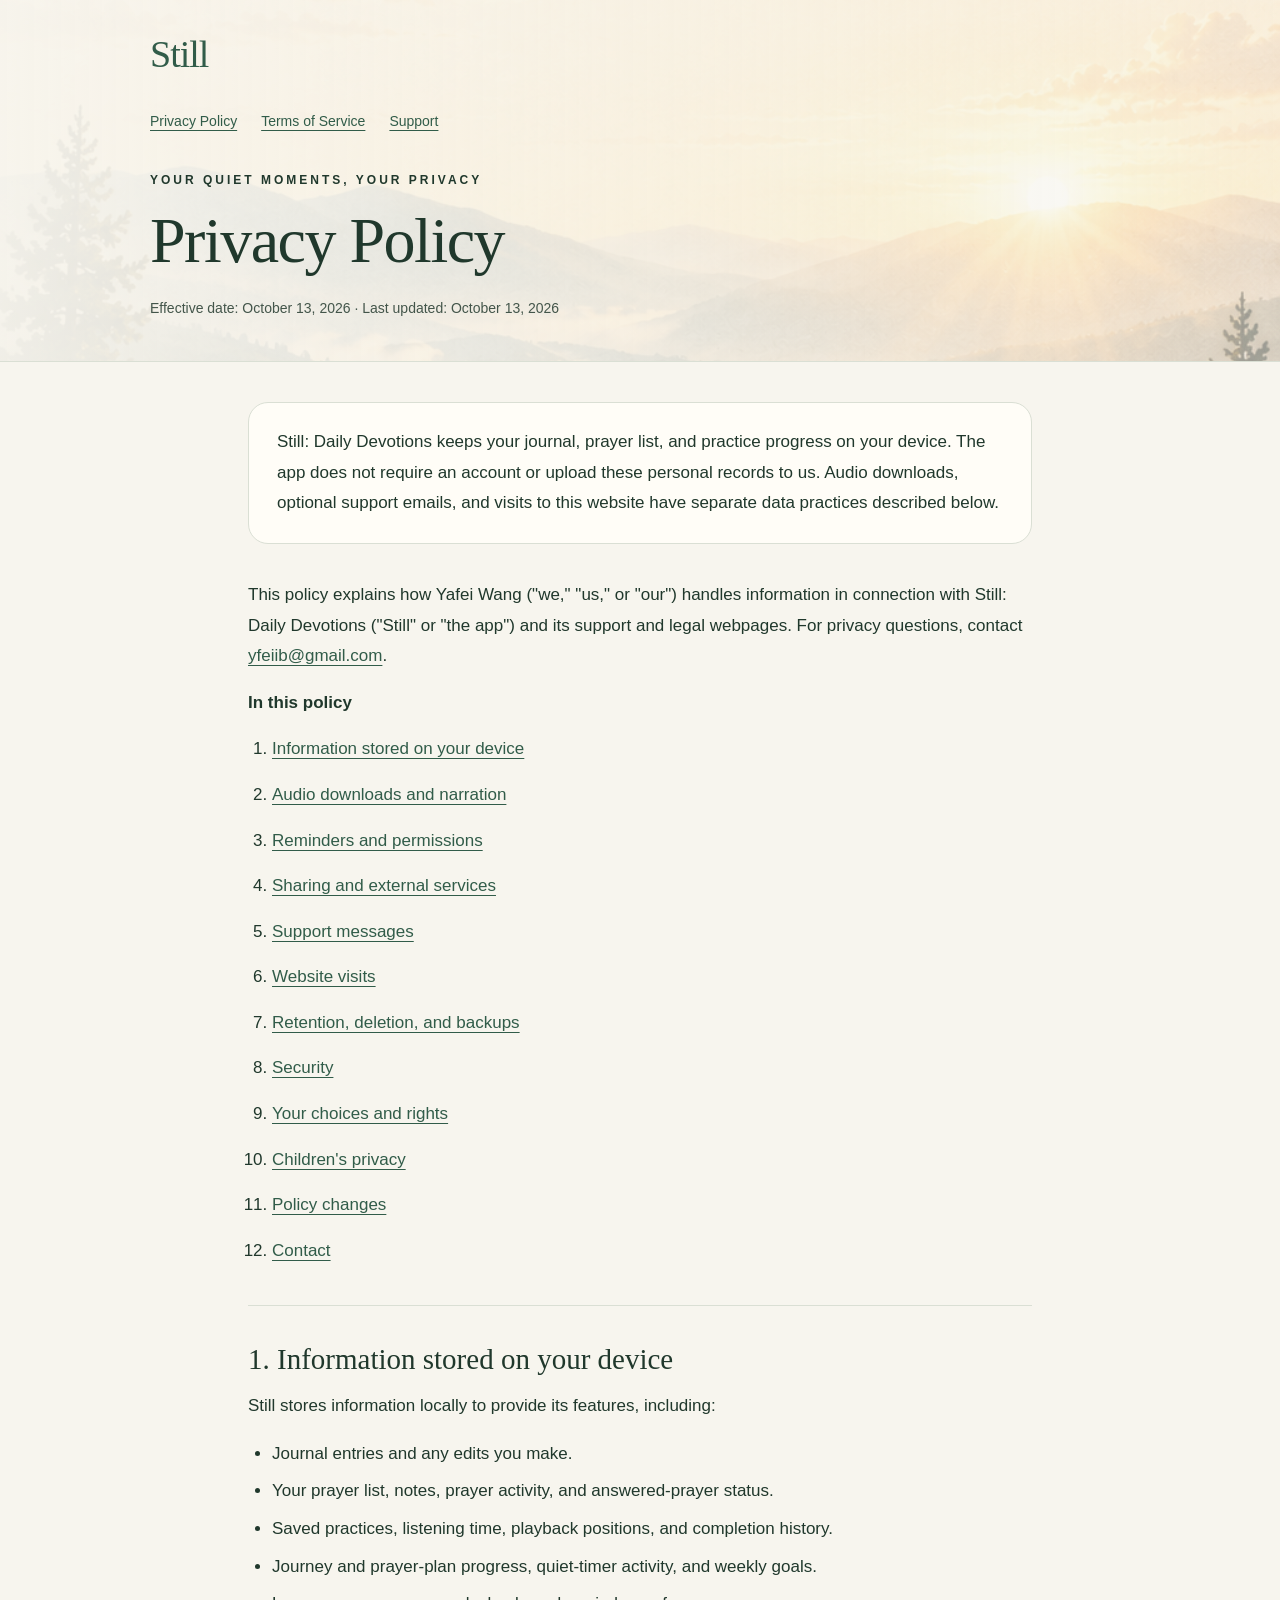
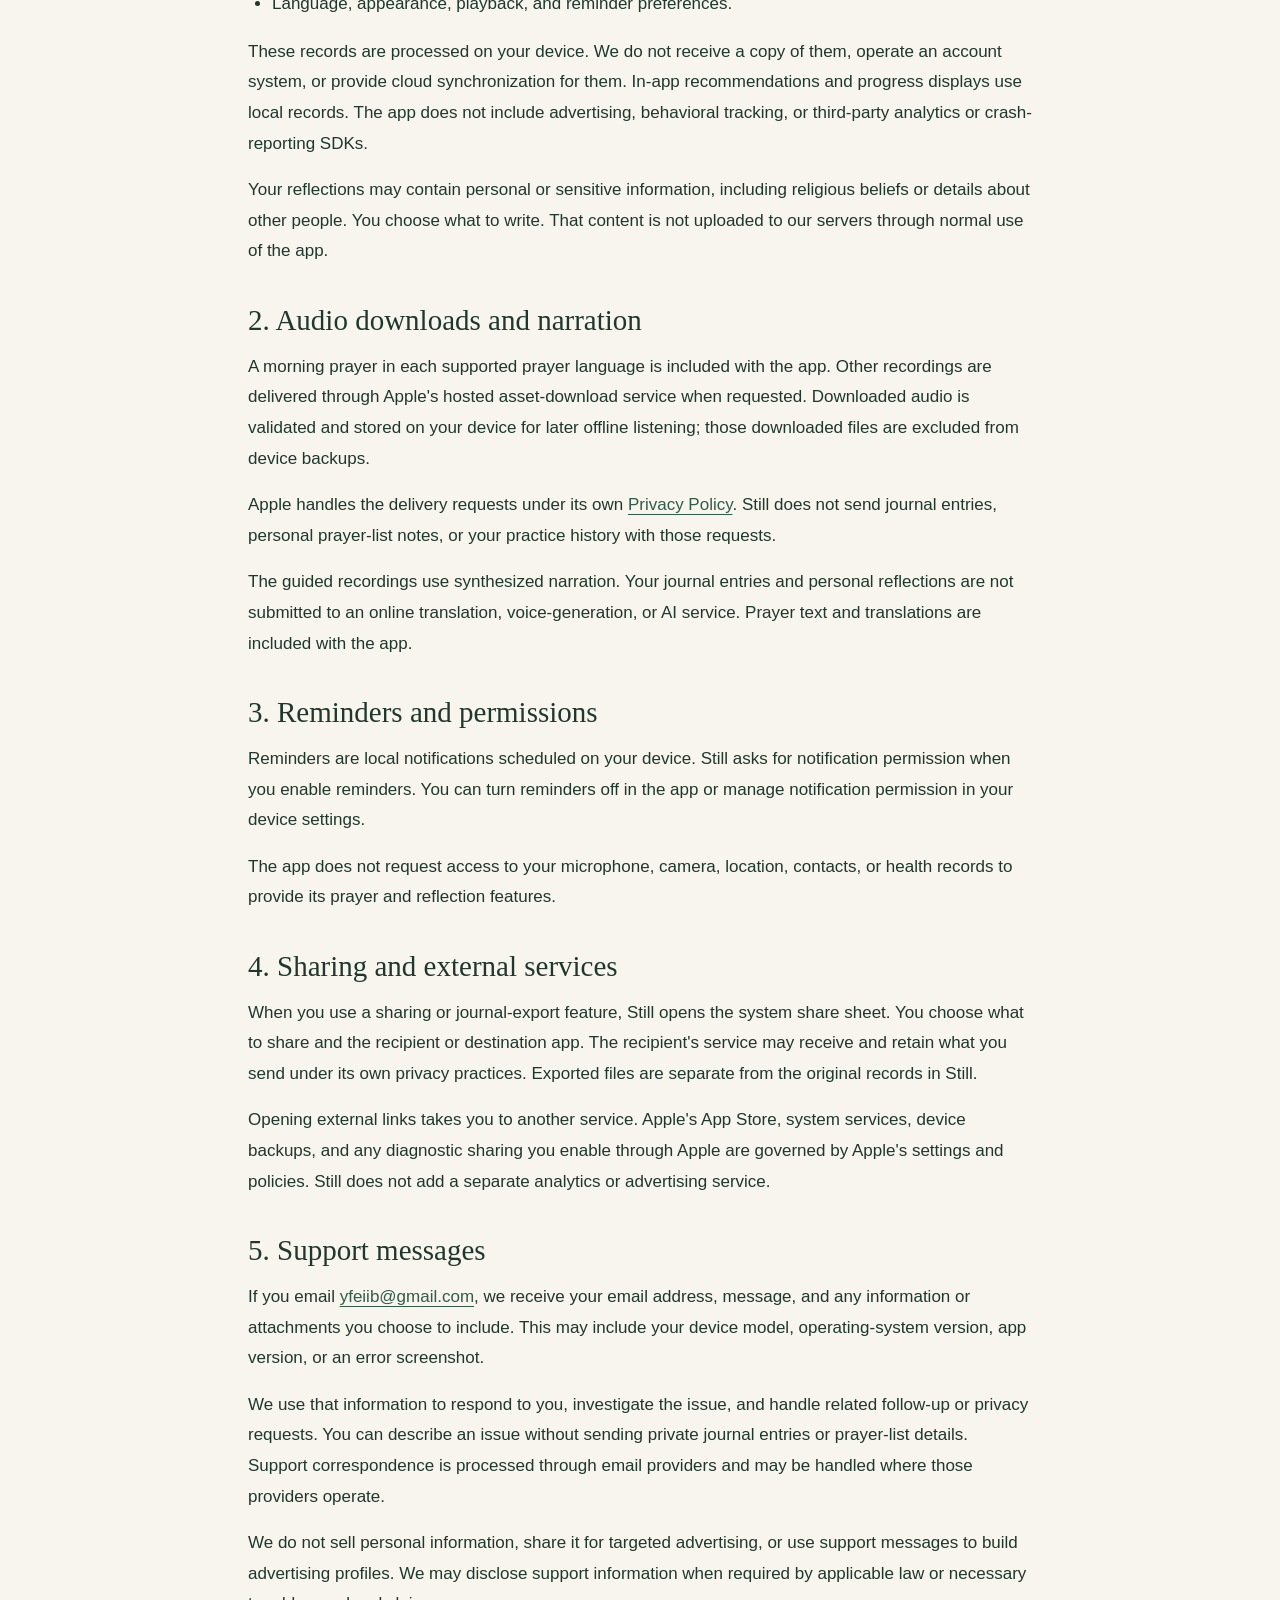
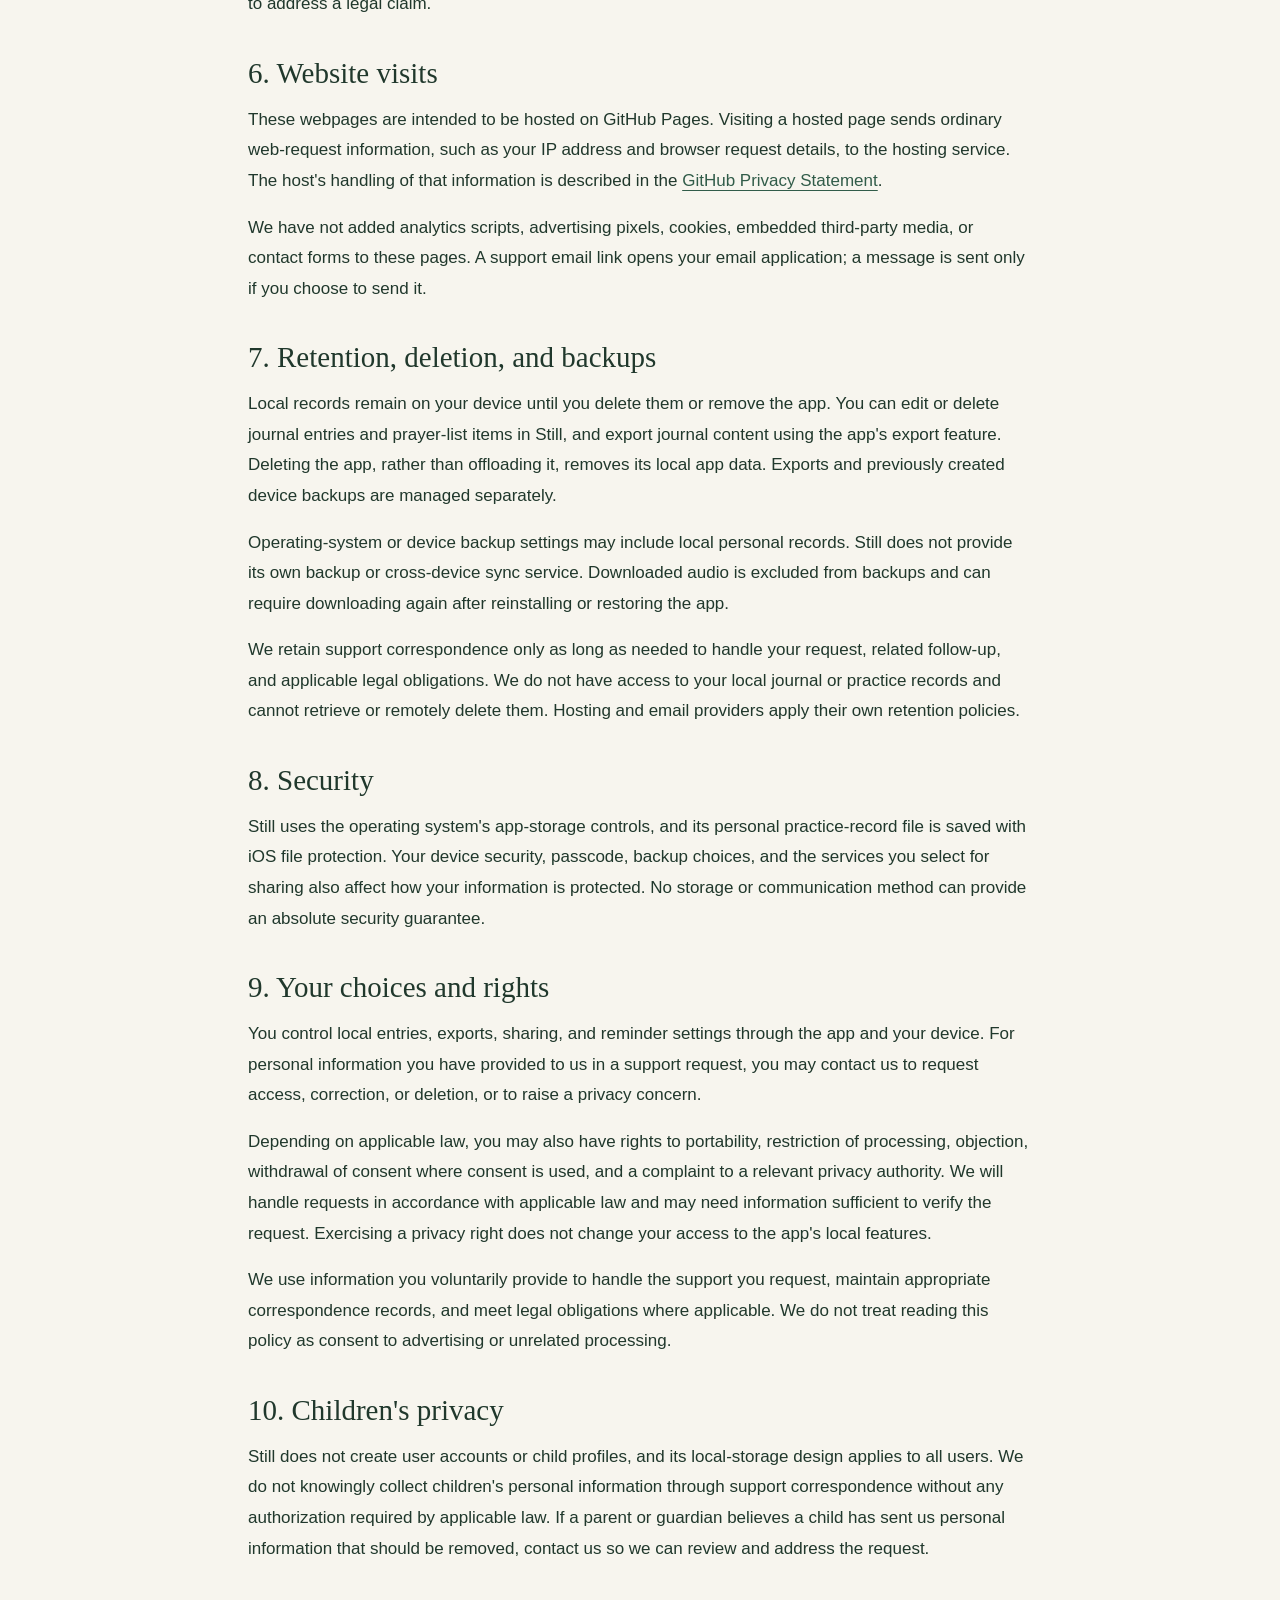
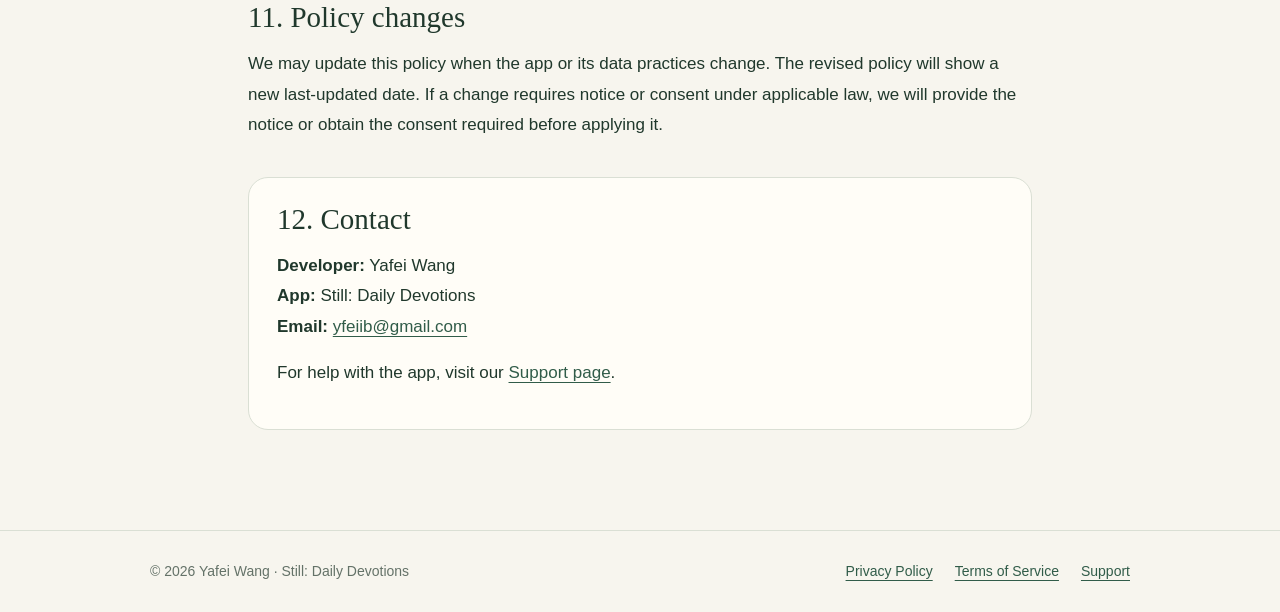
<file: devotions/index.html>
<!doctype html>
<html lang="en">
<head>
  <meta charset="utf-8">
  <meta name="viewport" content="width=device-width, initial-scale=1">
  <meta name="description" content="How Still: Daily Devotions handles local journals, prayer records, Apple-hosted audio, reminders, support emails, and website visits.">
  <title>Privacy Policy · Still: Daily Devotions</title>
  <link rel="stylesheet" href="assets/legal.css">
</head>
<body>
  <header class="hero">
    <a class="brand" href="support.html" aria-label="Still support">Still</a>
    <nav class="site-nav" aria-label="Website"><a href="./" aria-current="page">Privacy Policy</a><a href="terms-of-service.html">Terms of Service</a><a href="support.html">Support</a></nav>
    <p class="eyebrow">Your quiet moments, your privacy</p>
    <h1>Privacy Policy</h1>
    <p class="dates">Effective date: October 13, 2026 · Last updated: October 13, 2026</p>
  </header>
  <main>
    <div class="summary"><p>Still: Daily Devotions keeps your journal, prayer list, and practice progress on your device. The app does not require an account or upload these personal records to us. Audio downloads, optional support emails, and visits to this website have separate data practices described below.</p></div>
    <p>This policy explains how Yafei Wang ("we," "us," or "our") handles information in connection with Still: Daily Devotions ("Still" or "the app") and its support and legal webpages. For privacy questions, contact <a href="mailto:yfeiib@gmail.com">yfeiib@gmail.com</a>.</p>
    <nav class="contents" aria-label="Policy contents"><strong>In this policy</strong><ol><li><a href="#local">Information stored on your device</a></li><li><a href="#audio">Audio downloads and narration</a></li><li><a href="#permissions">Reminders and permissions</a></li><li><a href="#sharing">Sharing and external services</a></li><li><a href="#support">Support messages</a></li><li><a href="#website">Website visits</a></li><li><a href="#retention">Retention, deletion, and backups</a></li><li><a href="#security">Security</a></li><li><a href="#rights">Your choices and rights</a></li><li><a href="#children">Children's privacy</a></li><li><a href="#updates">Policy changes</a></li><li><a href="#contact">Contact</a></li></ol></nav>
    <section id="local"><h2>1. Information stored on your device</h2><p>Still stores information locally to provide its features, including:</p><ul><li>Journal entries and any edits you make.</li><li>Your prayer list, notes, prayer activity, and answered-prayer status.</li><li>Saved practices, listening time, playback positions, and completion history.</li><li>Journey and prayer-plan progress, quiet-timer activity, and weekly goals.</li><li>Language, appearance, playback, and reminder preferences.</li></ul><p>These records are processed on your device. We do not receive a copy of them, operate an account system, or provide cloud synchronization for them. In-app recommendations and progress displays use local records. The app does not include advertising, behavioral tracking, or third-party analytics or crash-reporting SDKs.</p><p>Your reflections may contain personal or sensitive information, including religious beliefs or details about other people. You choose what to write. That content is not uploaded to our servers through normal use of the app.</p></section>
    <section id="audio"><h2>2. Audio downloads and narration</h2><p>A morning prayer in each supported prayer language is included with the app. Other recordings are delivered through Apple's hosted asset-download service when requested. Downloaded audio is validated and stored on your device for later offline listening; those downloaded files are excluded from device backups.</p><p>Apple handles the delivery requests under its own <a href="https://www.apple.com/legal/privacy/en-ww/">Privacy Policy</a>. Still does not send journal entries, personal prayer-list notes, or your practice history with those requests.</p><p>The guided recordings use synthesized narration. Your journal entries and personal reflections are not submitted to an online translation, voice-generation, or AI service. Prayer text and translations are included with the app.</p></section>
    <section id="permissions"><h2>3. Reminders and permissions</h2><p>Reminders are local notifications scheduled on your device. Still asks for notification permission when you enable reminders. You can turn reminders off in the app or manage notification permission in your device settings.</p><p>The app does not request access to your microphone, camera, location, contacts, or health records to provide its prayer and reflection features.</p></section>
    <section id="sharing"><h2>4. Sharing and external services</h2><p>When you use a sharing or journal-export feature, Still opens the system share sheet. You choose what to share and the recipient or destination app. The recipient's service may receive and retain what you send under its own privacy practices. Exported files are separate from the original records in Still.</p><p>Opening external links takes you to another service. Apple's App Store, system services, device backups, and any diagnostic sharing you enable through Apple are governed by Apple's settings and policies. Still does not add a separate analytics or advertising service.</p></section>
    <section id="support"><h2>5. Support messages</h2><p>If you email <a href="mailto:yfeiib@gmail.com">yfeiib@gmail.com</a>, we receive your email address, message, and any information or attachments you choose to include. This may include your device model, operating-system version, app version, or an error screenshot.</p><p>We use that information to respond to you, investigate the issue, and handle related follow-up or privacy requests. You can describe an issue without sending private journal entries or prayer-list details. Support correspondence is processed through email providers and may be handled where those providers operate.</p><p>We do not sell personal information, share it for targeted advertising, or use support messages to build advertising profiles. We may disclose support information when required by applicable law or necessary to address a legal claim.</p></section>
    <section id="website"><h2>6. Website visits</h2><p>These webpages are intended to be hosted on GitHub Pages. Visiting a hosted page sends ordinary web-request information, such as your IP address and browser request details, to the hosting service. The host's handling of that information is described in the <a href="https://docs.github.com/en/site-policy/privacy-policies/github-general-privacy-statement">GitHub Privacy Statement</a>.</p><p>We have not added analytics scripts, advertising pixels, cookies, embedded third-party media, or contact forms to these pages. A support email link opens your email application; a message is sent only if you choose to send it.</p></section>
    <section id="retention"><h2>7. Retention, deletion, and backups</h2><p>Local records remain on your device until you delete them or remove the app. You can edit or delete journal entries and prayer-list items in Still, and export journal content using the app's export feature. Deleting the app, rather than offloading it, removes its local app data. Exports and previously created device backups are managed separately.</p><p>Operating-system or device backup settings may include local personal records. Still does not provide its own backup or cross-device sync service. Downloaded audio is excluded from backups and can require downloading again after reinstalling or restoring the app.</p><p>We retain support correspondence only as long as needed to handle your request, related follow-up, and applicable legal obligations. We do not have access to your local journal or practice records and cannot retrieve or remotely delete them. Hosting and email providers apply their own retention policies.</p></section>
    <section id="security"><h2>8. Security</h2><p>Still uses the operating system's app-storage controls, and its personal practice-record file is saved with iOS file protection. Your device security, passcode, backup choices, and the services you select for sharing also affect how your information is protected. No storage or communication method can provide an absolute security guarantee.</p></section>
    <section id="rights"><h2>9. Your choices and rights</h2><p>You control local entries, exports, sharing, and reminder settings through the app and your device. For personal information you have provided to us in a support request, you may contact us to request access, correction, or deletion, or to raise a privacy concern.</p><p>Depending on applicable law, you may also have rights to portability, restriction of processing, objection, withdrawal of consent where consent is used, and a complaint to a relevant privacy authority. We will handle requests in accordance with applicable law and may need information sufficient to verify the request. Exercising a privacy right does not change your access to the app's local features.</p><p>We use information you voluntarily provide to handle the support you request, maintain appropriate correspondence records, and meet legal obligations where applicable. We do not treat reading this policy as consent to advertising or unrelated processing.</p></section>
    <section id="children"><h2>10. Children's privacy</h2><p>Still does not create user accounts or child profiles, and its local-storage design applies to all users. We do not knowingly collect children's personal information through support correspondence without any authorization required by applicable law. If a parent or guardian believes a child has sent us personal information that should be removed, contact us so we can review and address the request.</p></section>
    <section id="updates"><h2>11. Policy changes</h2><p>We may update this policy when the app or its data practices change. The revised policy will show a new last-updated date. If a change requires notice or consent under applicable law, we will provide the notice or obtain the consent required before applying it.</p></section>
    <section class="contact" id="contact"><h2>12. Contact</h2><p><strong>Developer:</strong> Yafei Wang<br><strong>App:</strong> Still: Daily Devotions<br><strong>Email:</strong> <a href="mailto:yfeiib@gmail.com">yfeiib@gmail.com</a></p><p>For help with the app, visit our <a href="support.html">Support page</a>.</p></section>
  </main>
  <footer><div class="footer-inner"><span>© 2026 Yafei Wang · Still: Daily Devotions</span><nav aria-label="Footer"><a href="./">Privacy Policy</a><a href="terms-of-service.html">Terms of Service</a><a href="support.html">Support</a></nav></div></footer>
</body>
</html>
</file>
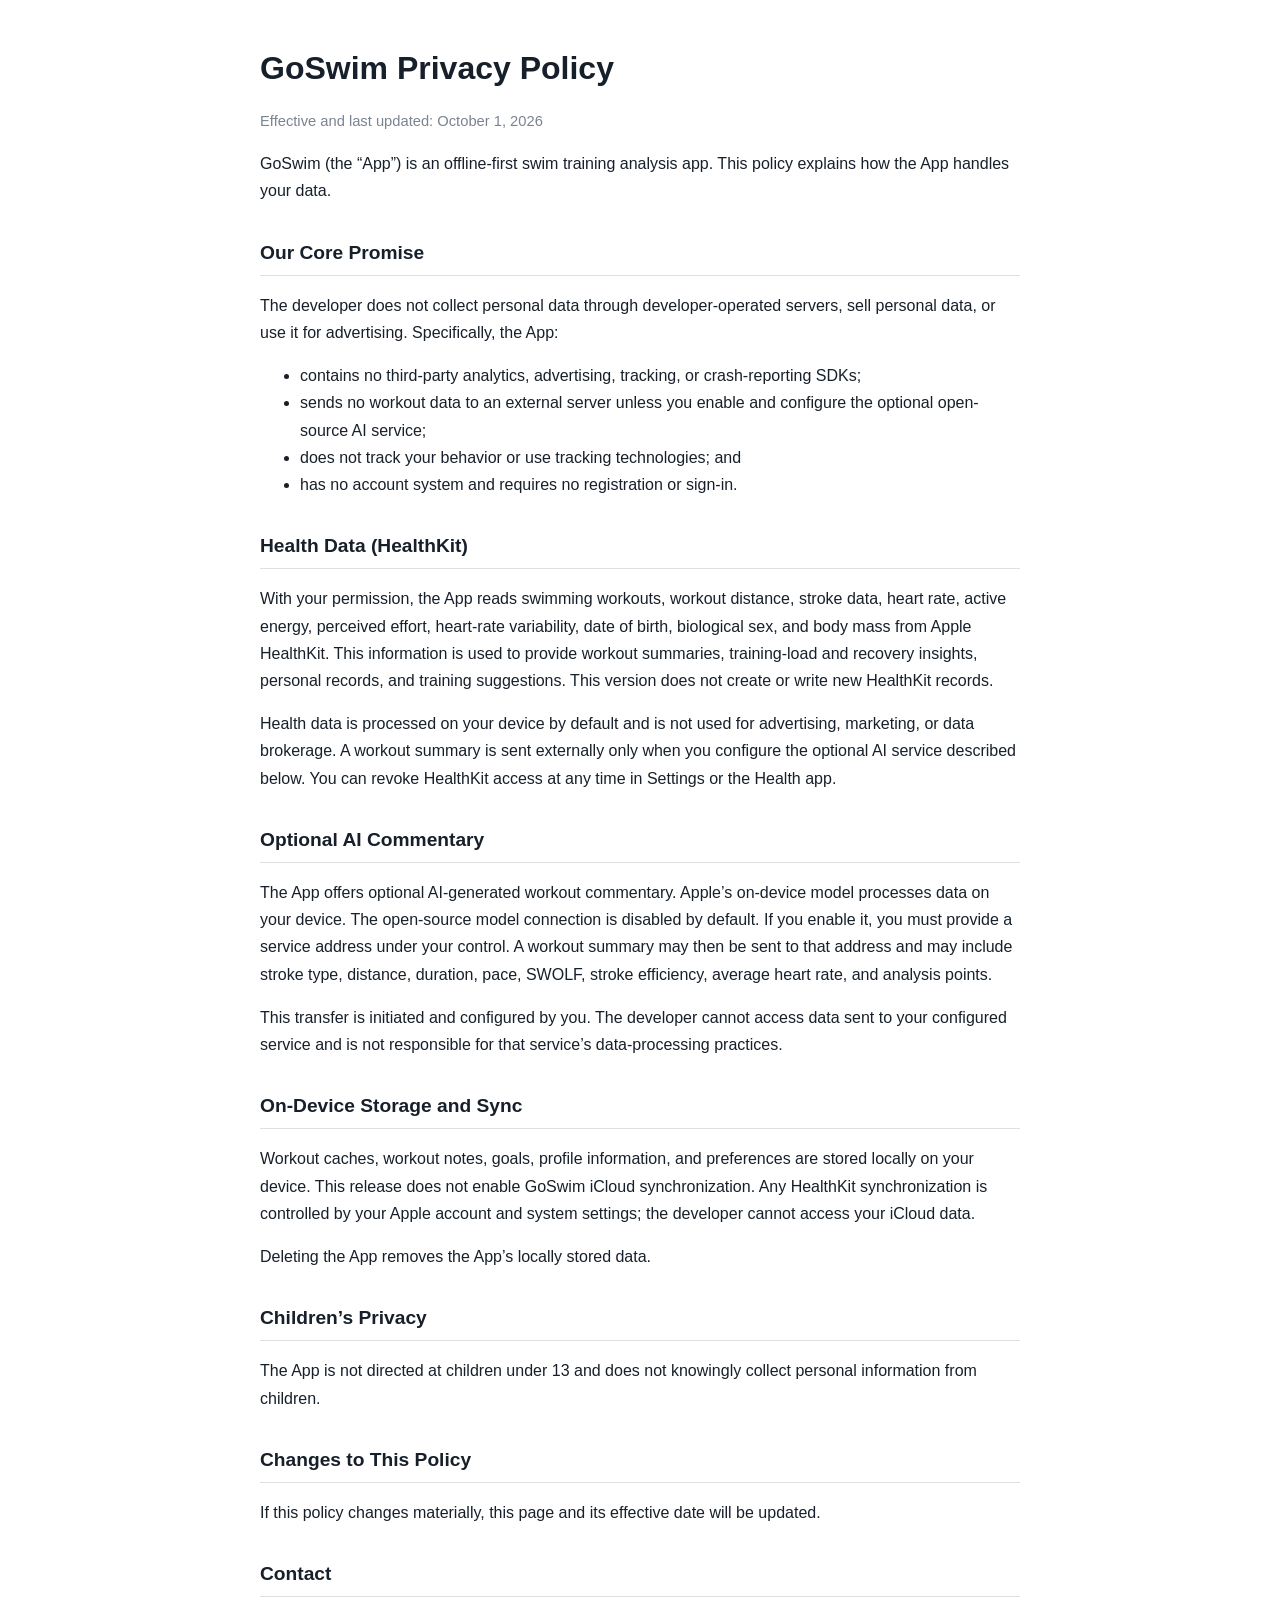
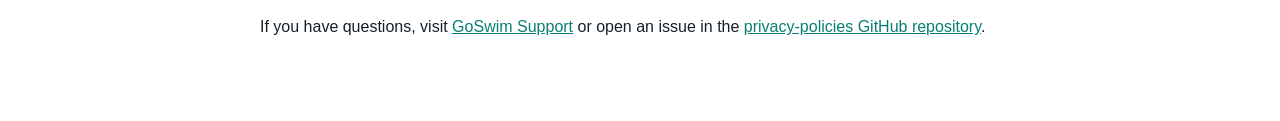
<file: goswim/index.html>
<!DOCTYPE html>
<html lang="en">
<head>
<meta charset="UTF-8">
<meta name="viewport" content="width=device-width, initial-scale=1.0">
<title>GoSwim Privacy Policy</title>
<meta name="description" content="GoSwim Privacy Policy and data-handling information.">
<link rel="icon" type="image/svg+xml" href="data:image/svg+xml,%3Csvg xmlns='http://www.w3.org/2000/svg' viewBox='0 0 64 64'%3E%3Crect width='64' height='64' rx='16' fill='%23071526'/%3E%3Cpath d='M10 38c7-7 14 7 22 0s15 7 22 0' fill='none' stroke='%231ddbc8' stroke-width='6' stroke-linecap='round'/%3E%3Ccircle cx='43' cy='23' r='7' fill='%23ff8a3d'/%3E%3C/svg%3E">
<style>
  :root { color-scheme: light dark; }
  body { font-family: -apple-system, BlinkMacSystemFont, "Helvetica Neue", Arial, sans-serif; max-width: 760px; margin: 0 auto; padding: 28px 20px 64px; line-height: 1.7; color: #17202a; background: #fff; }
  @media (prefers-color-scheme: dark) { body { color: #e8edf2; background: #071526; } a { color: #5eead4; } }
  h1 { font-size: 2rem; line-height: 1.2; }
  h2 { font-size: 1.2rem; margin-top: 2rem; border-bottom: 1px solid #8884; padding-bottom: .35rem; }
  .meta { color: #7a8490; font-size: .92rem; }
  a { color: #087f73; }
</style>
</head>
<body>

<h1>GoSwim Privacy Policy</h1>
<p class="meta">Effective and last updated: October 1, 2026</p>

<p>GoSwim (the “App”) is an offline-first swim training analysis app. This policy explains how the App handles your data.</p>

<h2>Our Core Promise</h2>
<p>The developer does not collect personal data through developer-operated servers, sell personal data, or use it for advertising. Specifically, the App:</p>
<ul>
  <li>contains no third-party analytics, advertising, tracking, or crash-reporting SDKs;</li>
  <li>sends no workout data to an external server unless you enable and configure the optional open-source AI service;</li>
  <li>does not track your behavior or use tracking technologies; and</li>
  <li>has no account system and requires no registration or sign-in.</li>
</ul>

<h2>Health Data (HealthKit)</h2>
<p>With your permission, the App reads swimming workouts, workout distance, stroke data, heart rate, active energy, perceived effort, heart-rate variability, date of birth, biological sex, and body mass from Apple HealthKit. This information is used to provide workout summaries, training-load and recovery insights, personal records, and training suggestions. This version does not create or write new HealthKit records.</p>
<p>Health data is processed on your device by default and is not used for advertising, marketing, or data brokerage. A workout summary is sent externally only when you configure the optional AI service described below. You can revoke HealthKit access at any time in Settings or the Health app.</p>

<h2>Optional AI Commentary</h2>
<p>The App offers optional AI-generated workout commentary. Apple’s on-device model processes data on your device. The open-source model connection is disabled by default. If you enable it, you must provide a service address under your control. A workout summary may then be sent to that address and may include stroke type, distance, duration, pace, SWOLF, stroke efficiency, average heart rate, and analysis points.</p>
<p>This transfer is initiated and configured by you. The developer cannot access data sent to your configured service and is not responsible for that service’s data-processing practices.</p>

<h2>On-Device Storage and Sync</h2>
<p>Workout caches, workout notes, goals, profile information, and preferences are stored locally on your device. This release does not enable GoSwim iCloud synchronization. Any HealthKit synchronization is controlled by your Apple account and system settings; the developer cannot access your iCloud data.</p>
<p>Deleting the App removes the App’s locally stored data.</p>

<h2>Children’s Privacy</h2>
<p>The App is not directed at children under 13 and does not knowingly collect personal information from children.</p>

<h2>Changes to This Policy</h2>
<p>If this policy changes materially, this page and its effective date will be updated.</p>

<h2>Contact</h2>
<p>If you have questions, visit <a href="support.html">GoSwim Support</a> or open an issue in the <a href="https://github.com/AwesomeFerris/privacy-policies/issues">privacy-policies GitHub repository</a>.</p>
</body>
</html>
</file>
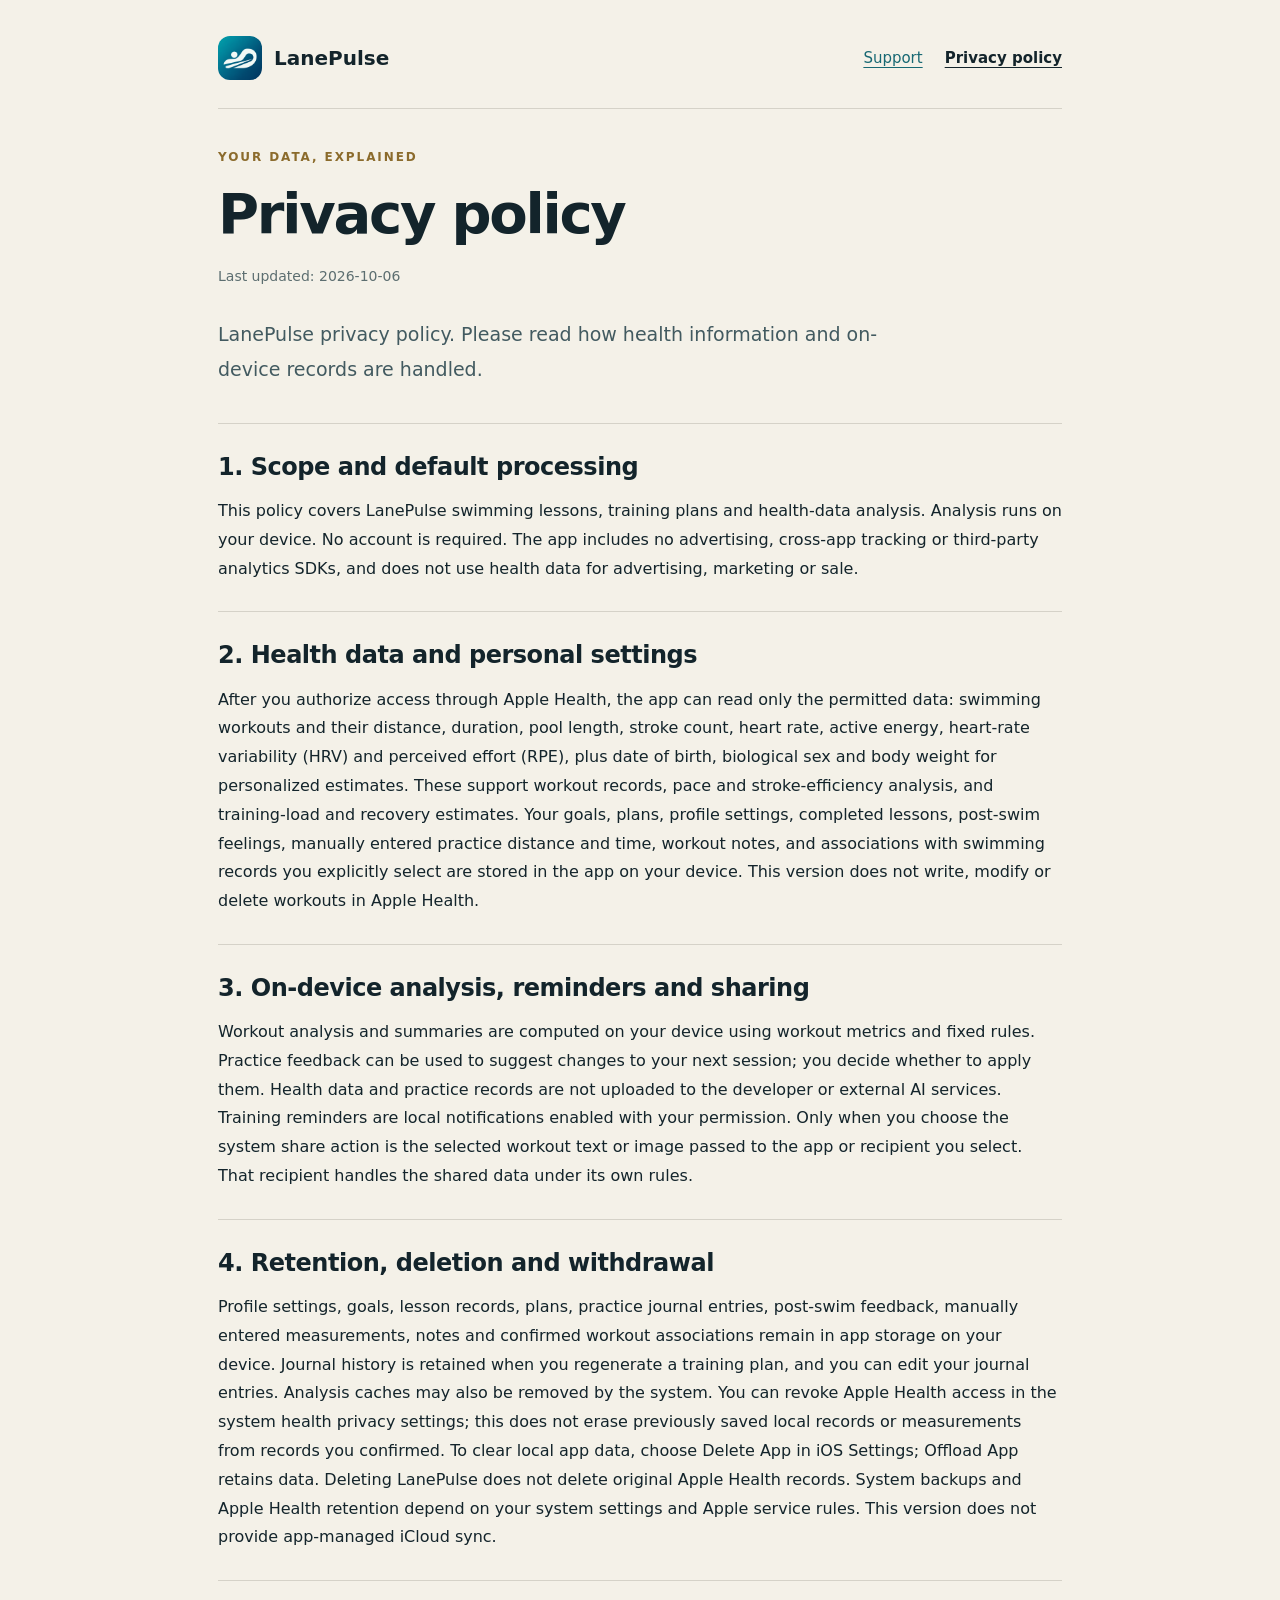
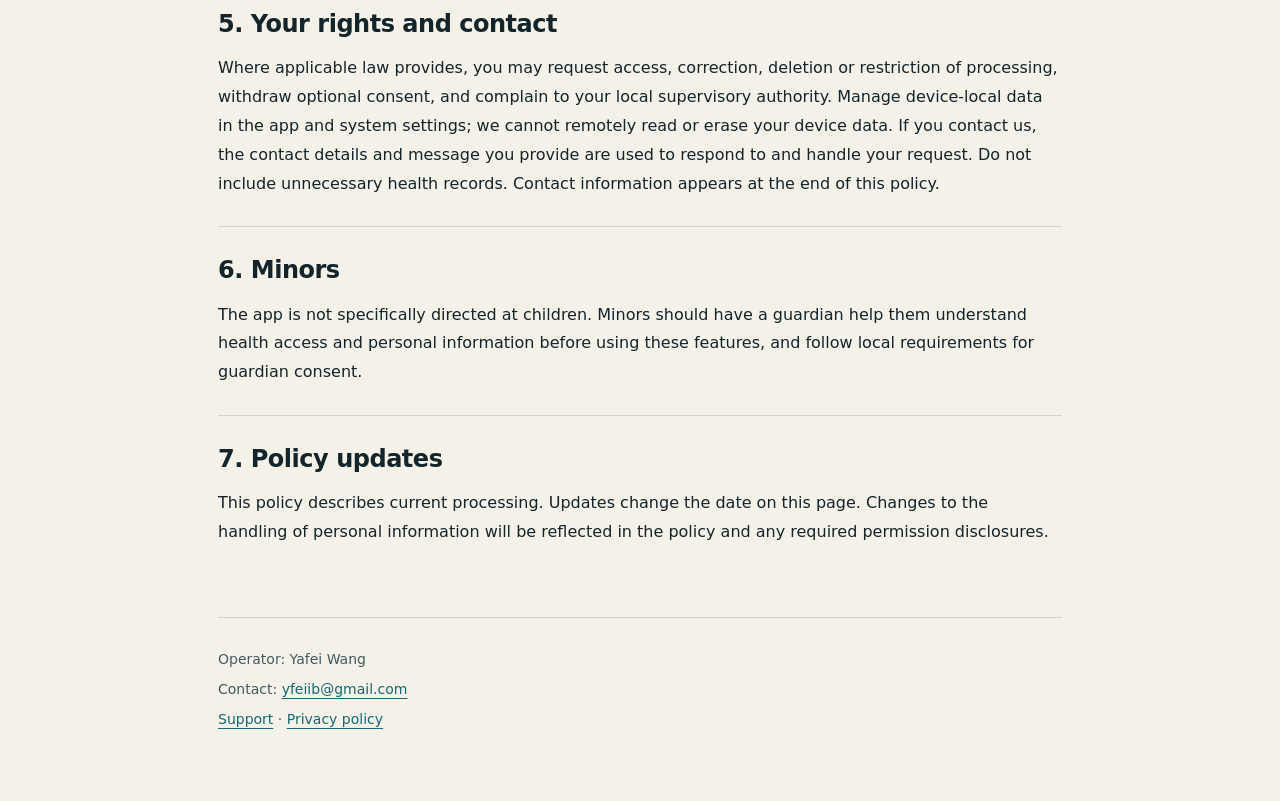
<file: lanepulse/index.html>
<!doctype html>
<html lang="en"><head><meta charset="utf-8">
<meta name="viewport" content="width=device-width,initial-scale=1">
<meta name="description" content="LanePulse privacy policy: Apple Health permissions, on-device analysis, local records, retention, sharing and your privacy choices.">
<title>LanePulse — Privacy Policy</title><style>
:root{font-family:system-ui,-apple-system,BlinkMacSystemFont,"Segoe UI",sans-serif;
color-scheme:light;background:#f4f1e8;color:#13242b;font-synthesis:none}
*{box-sizing:border-box}body{margin:0}a{color:#176873;text-underline-offset:4px}
a:hover{text-decoration-thickness:2px}a:focus-visible,summary:focus-visible{outline:3px solid #176873;outline-offset:5px}
.wrap{width:min(900px,100%);margin:0 auto;padding:36px 28px 64px}
.site-header{display:flex;align-items:center;justify-content:space-between;gap:24px;padding-bottom:28px;border-bottom:1px solid #d5d2c8}
.brand{display:flex;align-items:center;gap:12px;font-weight:750;text-decoration:none;color:#13242b;font-size:20px}
.brand img{width:44px;height:44px;border-radius:12px}nav{display:flex;gap:22px;flex-wrap:wrap;font-size:15px}
nav a[aria-current=page]{font-weight:700;color:#13242b}.eyebrow{font-size:12px;font-weight:700;letter-spacing:.16em;text-transform:uppercase;color:#8b6b2c;margin:38px 0 14px}
h1{font-size:clamp(34px,6vw,56px);letter-spacing:-.04em;line-height:1.1;margin:0 0 20px}
h2{font-size:24px;line-height:1.3;letter-spacing:-.02em;margin:0 0 14px}
p,li{font-size:16px;line-height:1.8;overflow-wrap:anywhere}.lead{font-size:19px;color:#425a60;max-width:680px}
.date{color:#5c6e70;font-size:14px;margin:0 0 28px}.intro{padding-bottom:18px}
.policy section{padding:28px 0;border-top:1px solid #d5d2c8}.policy section p{margin:0}
.card{padding:28px;border:1px solid #d7cfb9;border-radius:24px;background:#fffdf7;margin:26px 0}
.contact-card{background:#13242b;color:#f4f1e8;border-color:#13242b}
.contact-card a{color:#e8c570}.contact-card p:last-child{margin-bottom:0}
.button{display:inline-block;border-radius:14px;padding:12px 18px;background:#e8c570;color:#13242b!important;font-weight:700;text-decoration:none;max-width:100%}
.grid{display:grid;grid-template-columns:1fr 1fr;gap:20px}.grid .card{margin:0}
details{padding:20px 0;border-bottom:1px solid #d5d2c8}summary{font-size:18px;font-weight:650;cursor:pointer;line-height:1.5}
details p{margin:14px 0 0}footer{margin-top:42px;padding-top:24px;border-top:1px solid #d5d2c8;color:#425a60}
footer p{margin:5px 0;font-size:14px}.draft{border:2px solid #a66000;padding:18px;border-radius:14px;background:#fff0d4}
.skip{position:absolute;left:16px;top:-100px;padding:12px;background:white;z-index:2}.skip:focus{top:12px}
@media(max-width:600px){.wrap{padding:24px 20px 48px}.site-header{align-items:flex-start;flex-direction:column;gap:18px}
.grid{grid-template-columns:1fr}.card{padding:22px;border-radius:20px}h2{font-size:22px}.lead{font-size:17px}}
</style></head>
<body><a class="skip" href="#main">Skip to content</a><div class="wrap">
<header class="site-header"><a class="brand" href="support.html">
<img src="[data-uri]" alt="" width="44" height="44">LanePulse</a>
<nav aria-label="Main navigation"><a href="support.html">Support</a><a href="index.html" aria-current="page">Privacy policy</a></nav></header>
<main id="main"><article class="policy"><div class="intro"><p class="eyebrow">Your data, explained</p><h1>Privacy policy</h1><p class="date">Last updated: 2026-10-06</p><p class="lead">LanePulse privacy policy. Please read how health information and on-device records are handled.</p></div><section><h2>1. Scope and default processing</h2><p>This policy covers LanePulse swimming lessons, training plans and health-data analysis. Analysis runs on your device. No account is required. The app includes no advertising, cross-app tracking or third-party analytics SDKs, and does not use health data for advertising, marketing or sale.</p></section><section><h2>2. Health data and personal settings</h2><p>After you authorize access through Apple Health, the app can read only the permitted data: swimming workouts and their distance, duration, pool length, stroke count, heart rate, active energy, heart-rate variability (HRV) and perceived effort (RPE), plus date of birth, biological sex and body weight for personalized estimates. These support workout records, pace and stroke-efficiency analysis, and training-load and recovery estimates. Your goals, plans, profile settings, completed lessons, post-swim feelings, manually entered practice distance and time, workout notes, and associations with swimming records you explicitly select are stored in the app on your device. This version does not write, modify or delete workouts in Apple Health.</p></section><section><h2>3. On-device analysis, reminders and sharing</h2><p>Workout analysis and summaries are computed on your device using workout metrics and fixed rules. Practice feedback can be used to suggest changes to your next session; you decide whether to apply them. Health data and practice records are not uploaded to the developer or external AI services. Training reminders are local notifications enabled with your permission. Only when you choose the system share action is the selected workout text or image passed to the app or recipient you select. That recipient handles the shared data under its own rules.</p></section><section><h2>4. Retention, deletion and withdrawal</h2><p>Profile settings, goals, lesson records, plans, practice journal entries, post-swim feedback, manually entered measurements, notes and confirmed workout associations remain in app storage on your device. Journal history is retained when you regenerate a training plan, and you can edit your journal entries. Analysis caches may also be removed by the system. You can revoke Apple Health access in the system health privacy settings; this does not erase previously saved local records or measurements from records you confirmed. To clear local app data, choose Delete App in iOS Settings; Offload App retains data. Deleting LanePulse does not delete original Apple Health records. System backups and Apple Health retention depend on your system settings and Apple service rules. This version does not provide app-managed iCloud sync.</p></section><section><h2>5. Your rights and contact</h2><p>Where applicable law provides, you may request access, correction, deletion or restriction of processing, withdraw optional consent, and complain to your local supervisory authority. Manage device-local data in the app and system settings; we cannot remotely read or erase your device data. If you contact us, the contact details and message you provide are used to respond to and handle your request. Do not include unnecessary health records. Contact information appears at the end of this policy.</p></section><section><h2>6. Minors</h2><p>The app is not specifically directed at children. Minors should have a guardian help them understand health access and personal information before using these features, and follow local requirements for guardian consent.</p></section><section><h2>7. Policy updates</h2><p>This policy describes current processing. Updates change the date on this page. Changes to the handling of personal information will be reflected in the policy and any required permission disclosures.</p></section></article></main>
<footer><p>Operator: Yafei Wang</p><p>Contact: <a href="mailto:yfeiib@gmail.com">yfeiib@gmail.com</a></p>
<p><a href="support.html">Support</a> &middot; <a href="index.html">Privacy policy</a></p>
</footer></div></body></html>
</file>
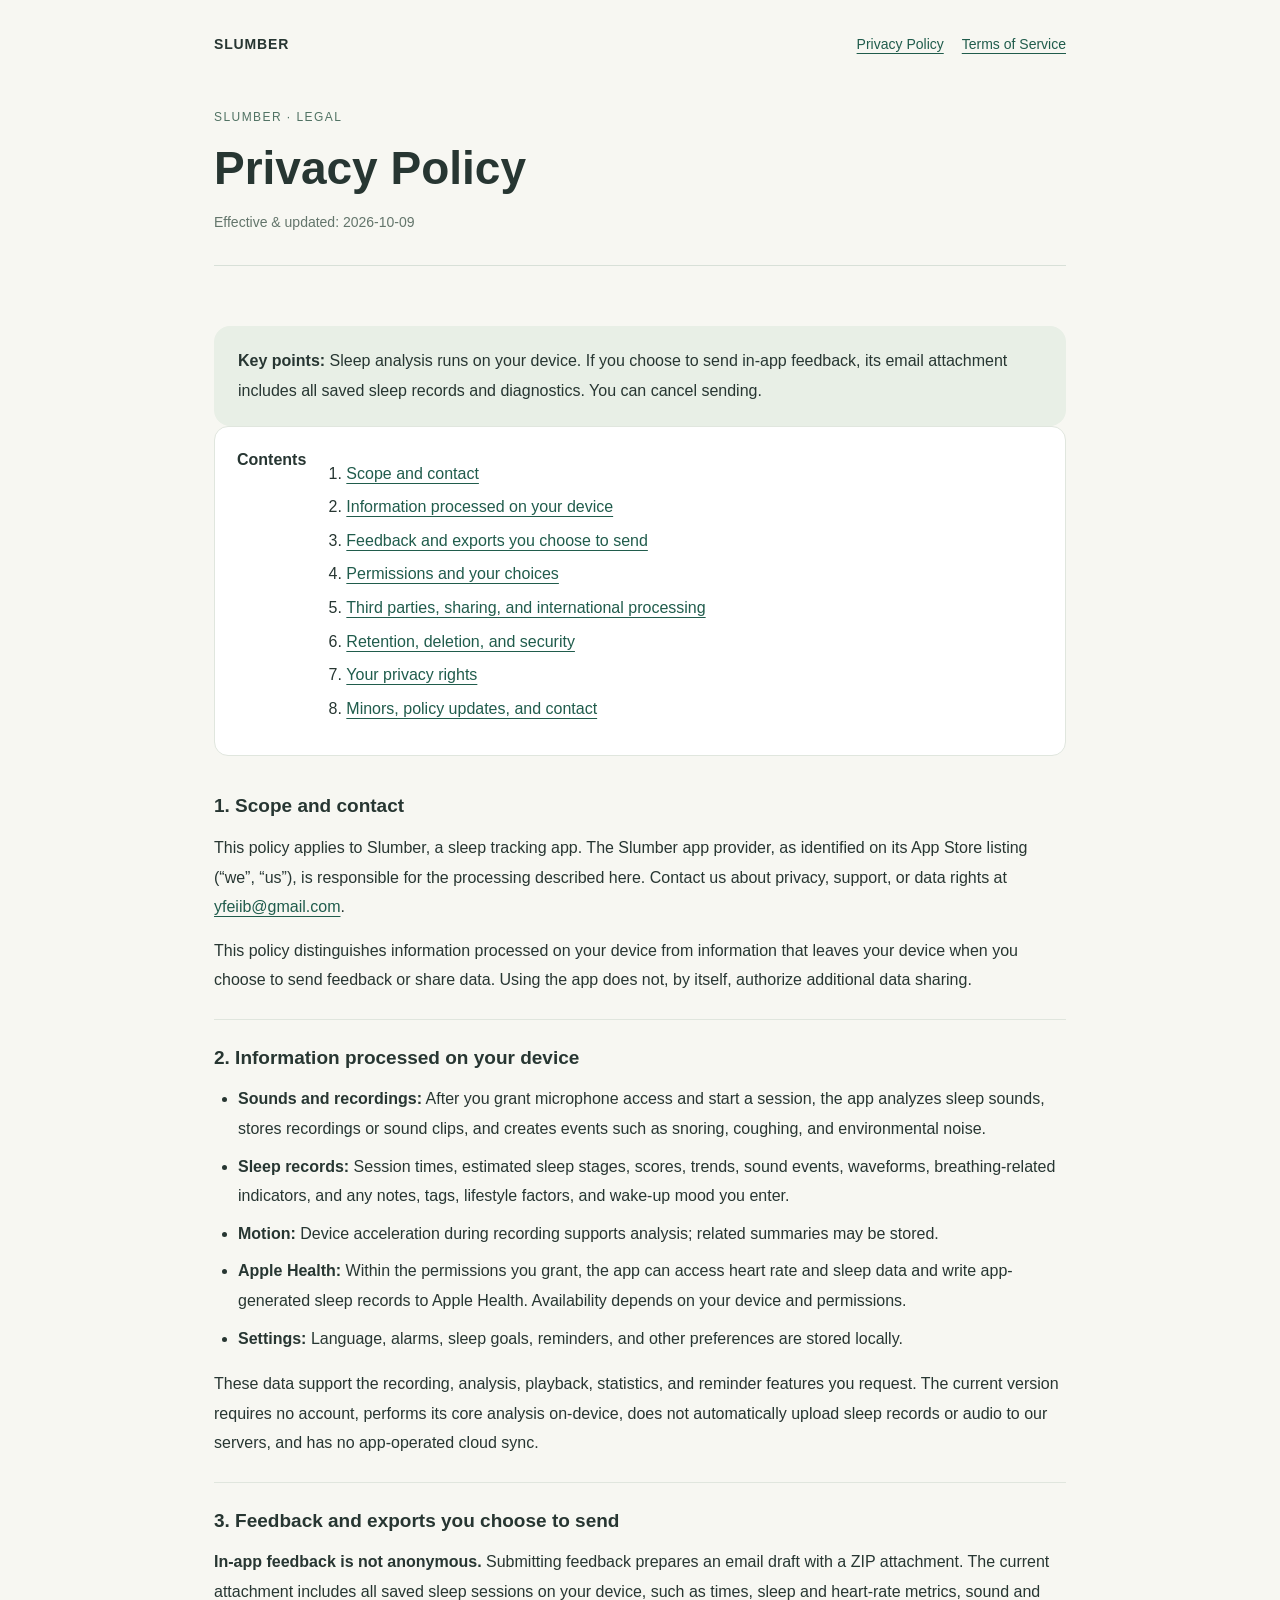
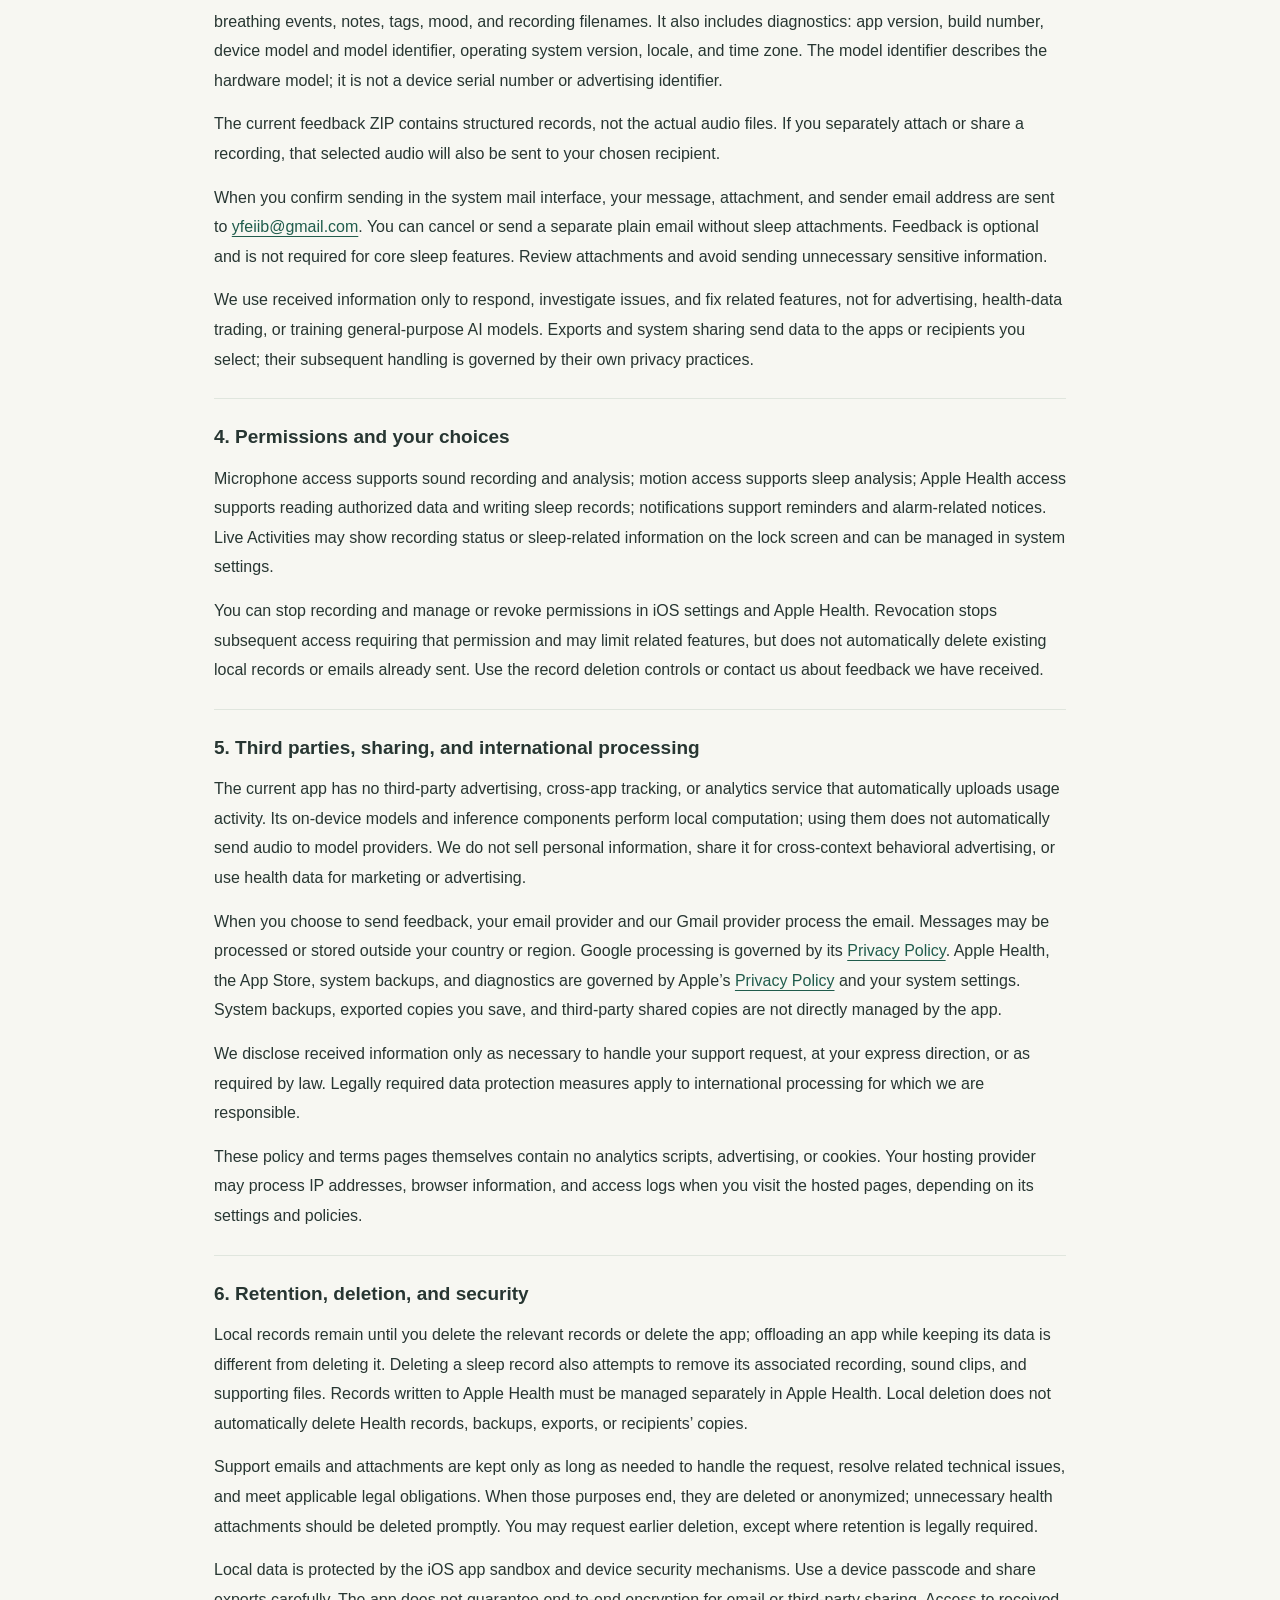
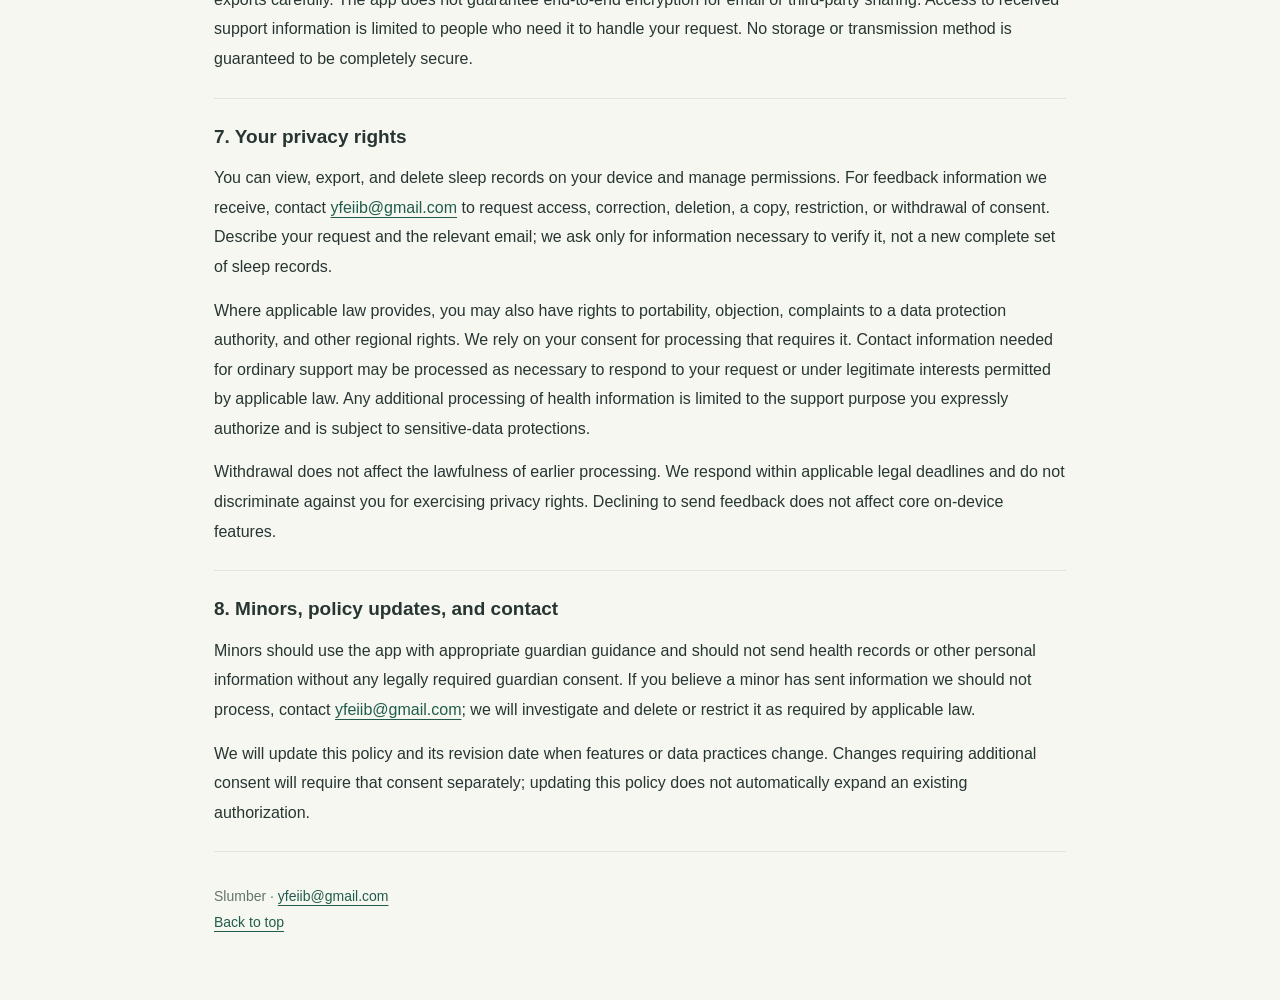
<file: sleep/index.html>
<!doctype html>
<html lang="en">
<head>
<meta charset="utf-8">
<meta name="viewport" content="width=device-width, initial-scale=1">
<title>Slumber · Privacy Policy</title>
<meta name="description" content="Slumber Privacy Policy. Contact: yfeiib@gmail.com">
<meta name="color-scheme" content="light">
<style>*{box-sizing:border-box}html{scroll-behavior:smooth;scroll-padding-top:24px}body{margin:0;background:#f7f7f2;color:#273632;font-family:-apple-system,BlinkMacSystemFont,"Segoe UI",sans-serif;line-height:1.85}a{color:#205c4c;text-underline-offset:4px;overflow-wrap:anywhere}a:focus-visible{outline:3px solid #b07b38;outline-offset:5px;border-radius:3px}.shell{max-width:900px;margin:auto;padding:32px 24px 64px}.top{display:flex;justify-content:space-between;gap:20px;flex-wrap:wrap;font-size:14px}.brand{font-weight:700;letter-spacing:.06em}nav{display:flex;gap:18px;flex-wrap:wrap}.hero{padding:48px 0 30px;border-bottom:1px solid #d8e0d8}.eyebrow{color:#507263;font-size:12px;letter-spacing:.12em}h1{font-size:clamp(30px,6vw,46px);line-height:1.25;margin:12px 0}.meta{color:#63756b;font-size:14px}.summary{margin-top:24px;padding:20px 24px;background:#e8efe6;border-radius:16px}article{padding-top:36px}h3{font-size:19px;margin:0 0 12px;line-height:1.5}section{padding:24px 0;border-bottom:1px solid #e0e6de}p{margin:0 0 14px}p:last-child{margin-bottom:0}ul{padding-left:24px;margin:0 0 16px}li{margin:8px 0}.toc{padding:18px 22px;background:white;border:1px solid #e0e6de;border-radius:14px;margin-bottom:12px}.toc ol{padding-left:22px;margin:10px 0}.toc li{margin:4px 0}footer{padding-top:32px;color:#63756b;font-size:14px}.skip{position:absolute;left:16px;top:-80px;padding:10px;background:white}.skip:focus{top:8px}@media(max-width:520px){.shell{padding:24px 20px 40px}.hero{padding-top:32px}.summary{padding:18px}section{padding:22px 0}}@media(prefers-reduced-motion:reduce){html{scroll-behavior:auto}}@media print{body{background:white;color:black}.shell{max-width:none;padding:0}.top,.toc,.skip{display:none}.hero{padding-top:0}.summary{background:none;border:1px solid #ddd}a{color:inherit}h3{break-after:avoid}p,li{orphans:3;widows:3}}</style>
</head>
<body>
<a class="skip" href="#main">Skip to content</a>
<div class="shell">
<header class="top"><span class="brand">SLUMBER</span><nav aria-label="Legal pages"><a href="index.html">Privacy Policy</a><a href="terms-of-service.html">Terms of Service</a></nav></header>
<main id="main">
<div class="hero"><div class="eyebrow">SLUMBER · LEGAL</div><h1 id="document-title">Privacy Policy</h1><p class="meta">Effective &amp; updated: <time datetime="2026-10-09">2026-10-09</time></p></div>
<article id="en" lang="en" aria-labelledby="document-title">
<div class="summary"><strong>Key points:</strong> Sleep analysis runs on your device. If you choose to send in-app feedback, its email attachment includes all saved sleep records and diagnostics. You can cancel sending.</div>
<nav class="toc" aria-label="Contents"><strong>Contents</strong><ol>
<li><a href="#en-1">Scope and contact</a></li>
<li><a href="#en-2">Information processed on your device</a></li>
<li><a href="#en-3">Feedback and exports you choose to send</a></li>
<li><a href="#en-4">Permissions and your choices</a></li>
<li><a href="#en-5">Third parties, sharing, and international processing</a></li>
<li><a href="#en-6">Retention, deletion, and security</a></li>
<li><a href="#en-7">Your privacy rights</a></li>
<li><a href="#en-8">Minors, policy updates, and contact</a></li>
</ol></nav>
<section id="en-1" aria-labelledby="en-1-title"><h3 id="en-1-title">1. Scope and contact</h3>
<p>This policy applies to Slumber, a sleep tracking app. The Slumber app provider, as identified on its App Store listing (“we”, “us”), is responsible for the processing described here. Contact us about privacy, support, or data rights at <a href="mailto:yfeiib@gmail.com">yfeiib@gmail.com</a>.</p><p>This policy distinguishes information processed on your device from information that leaves your device when you choose to send feedback or share data. Using the app does not, by itself, authorize additional data sharing.</p>
</section>
<section id="en-2" aria-labelledby="en-2-title"><h3 id="en-2-title">2. Information processed on your device</h3>
<ul><li><strong>Sounds and recordings:</strong> After you grant microphone access and start a session, the app analyzes sleep sounds, stores recordings or sound clips, and creates events such as snoring, coughing, and environmental noise.</li><li><strong>Sleep records:</strong> Session times, estimated sleep stages, scores, trends, sound events, waveforms, breathing-related indicators, and any notes, tags, lifestyle factors, and wake-up mood you enter.</li><li><strong>Motion:</strong> Device acceleration during recording supports analysis; related summaries may be stored.</li><li><strong>Apple Health:</strong> Within the permissions you grant, the app can access heart rate and sleep data and write app-generated sleep records to Apple Health. Availability depends on your device and permissions.</li><li><strong>Settings:</strong> Language, alarms, sleep goals, reminders, and other preferences are stored locally.</li></ul><p>These data support the recording, analysis, playback, statistics, and reminder features you request. The current version requires no account, performs its core analysis on-device, does not automatically upload sleep records or audio to our servers, and has no app-operated cloud sync.</p>
</section>
<section id="en-3" aria-labelledby="en-3-title"><h3 id="en-3-title">3. Feedback and exports you choose to send</h3>
<p><strong>In-app feedback is not anonymous.</strong> Submitting feedback prepares an email draft with a ZIP attachment. The current attachment includes all saved sleep sessions on your device, such as times, sleep and heart-rate metrics, sound and breathing events, notes, tags, mood, and recording filenames. It also includes diagnostics: app version, build number, device model and model identifier, operating system version, locale, and time zone. The model identifier describes the hardware model; it is not a device serial number or advertising identifier.</p><p>The current feedback ZIP contains structured records, not the actual audio files. If you separately attach or share a recording, that selected audio will also be sent to your chosen recipient.</p><p>When you confirm sending in the system mail interface, your message, attachment, and sender email address are sent to <a href="mailto:yfeiib@gmail.com">yfeiib@gmail.com</a>. You can cancel or send a separate plain email without sleep attachments. Feedback is optional and is not required for core sleep features. Review attachments and avoid sending unnecessary sensitive information.</p><p>We use received information only to respond, investigate issues, and fix related features, not for advertising, health-data trading, or training general-purpose AI models. Exports and system sharing send data to the apps or recipients you select; their subsequent handling is governed by their own privacy practices.</p>
</section>
<section id="en-4" aria-labelledby="en-4-title"><h3 id="en-4-title">4. Permissions and your choices</h3>
<p>Microphone access supports sound recording and analysis; motion access supports sleep analysis; Apple Health access supports reading authorized data and writing sleep records; notifications support reminders and alarm-related notices. Live Activities may show recording status or sleep-related information on the lock screen and can be managed in system settings.</p><p>You can stop recording and manage or revoke permissions in iOS settings and Apple Health. Revocation stops subsequent access requiring that permission and may limit related features, but does not automatically delete existing local records or emails already sent. Use the record deletion controls or contact us about feedback we have received.</p>
</section>
<section id="en-5" aria-labelledby="en-5-title"><h3 id="en-5-title">5. Third parties, sharing, and international processing</h3>
<p>The current app has no third-party advertising, cross-app tracking, or analytics service that automatically uploads usage activity. Its on-device models and inference components perform local computation; using them does not automatically send audio to model providers. We do not sell personal information, share it for cross-context behavioral advertising, or use health data for marketing or advertising.</p><p>When you choose to send feedback, your email provider and our Gmail provider process the email. Messages may be processed or stored outside your country or region. Google processing is governed by its <a href="https://policies.google.com/privacy">Privacy Policy</a>. Apple Health, the App Store, system backups, and diagnostics are governed by Apple’s <a href="https://www.apple.com/legal/privacy/">Privacy Policy</a> and your system settings. System backups, exported copies you save, and third-party shared copies are not directly managed by the app.</p><p>We disclose received information only as necessary to handle your support request, at your express direction, or as required by law. Legally required data protection measures apply to international processing for which we are responsible.</p><p>These policy and terms pages themselves contain no analytics scripts, advertising, or cookies. Your hosting provider may process IP addresses, browser information, and access logs when you visit the hosted pages, depending on its settings and policies.</p>
</section>
<section id="en-6" aria-labelledby="en-6-title"><h3 id="en-6-title">6. Retention, deletion, and security</h3>
<p>Local records remain until you delete the relevant records or delete the app; offloading an app while keeping its data is different from deleting it. Deleting a sleep record also attempts to remove its associated recording, sound clips, and supporting files. Records written to Apple Health must be managed separately in Apple Health. Local deletion does not automatically delete Health records, backups, exports, or recipients’ copies.</p><p>Support emails and attachments are kept only as long as needed to handle the request, resolve related technical issues, and meet applicable legal obligations. When those purposes end, they are deleted or anonymized; unnecessary health attachments should be deleted promptly. You may request earlier deletion, except where retention is legally required.</p><p>Local data is protected by the iOS app sandbox and device security mechanisms. Use a device passcode and share exports carefully. The app does not guarantee end-to-end encryption for email or third-party sharing. Access to received support information is limited to people who need it to handle your request. No storage or transmission method is guaranteed to be completely secure.</p>
</section>
<section id="en-7" aria-labelledby="en-7-title"><h3 id="en-7-title">7. Your privacy rights</h3>
<p>You can view, export, and delete sleep records on your device and manage permissions. For feedback information we receive, contact <a href="mailto:yfeiib@gmail.com">yfeiib@gmail.com</a> to request access, correction, deletion, a copy, restriction, or withdrawal of consent. Describe your request and the relevant email; we ask only for information necessary to verify it, not a new complete set of sleep records.</p><p>Where applicable law provides, you may also have rights to portability, objection, complaints to a data protection authority, and other regional rights. We rely on your consent for processing that requires it. Contact information needed for ordinary support may be processed as necessary to respond to your request or under legitimate interests permitted by applicable law. Any additional processing of health information is limited to the support purpose you expressly authorize and is subject to sensitive-data protections.</p><p>Withdrawal does not affect the lawfulness of earlier processing. We respond within applicable legal deadlines and do not discriminate against you for exercising privacy rights. Declining to send feedback does not affect core on-device features.</p>
</section>
<section id="en-8" aria-labelledby="en-8-title"><h3 id="en-8-title">8. Minors, policy updates, and contact</h3>
<p>Minors should use the app with appropriate guardian guidance and should not send health records or other personal information without any legally required guardian consent. If you believe a minor has sent information we should not process, contact <a href="mailto:yfeiib@gmail.com">yfeiib@gmail.com</a>; we will investigate and delete or restrict it as required by applicable law.</p><p>We will update this policy and its revision date when features or data practices change. Changes requiring additional consent will require that consent separately; updating this policy does not automatically expand an existing authorization.</p>
</section>
</article>
</main>
<footer>Slumber · <a href="mailto:yfeiib@gmail.com">yfeiib@gmail.com</a><br><a href="#main">Back to top</a></footer>
</div>
</body>
</html>
</file>
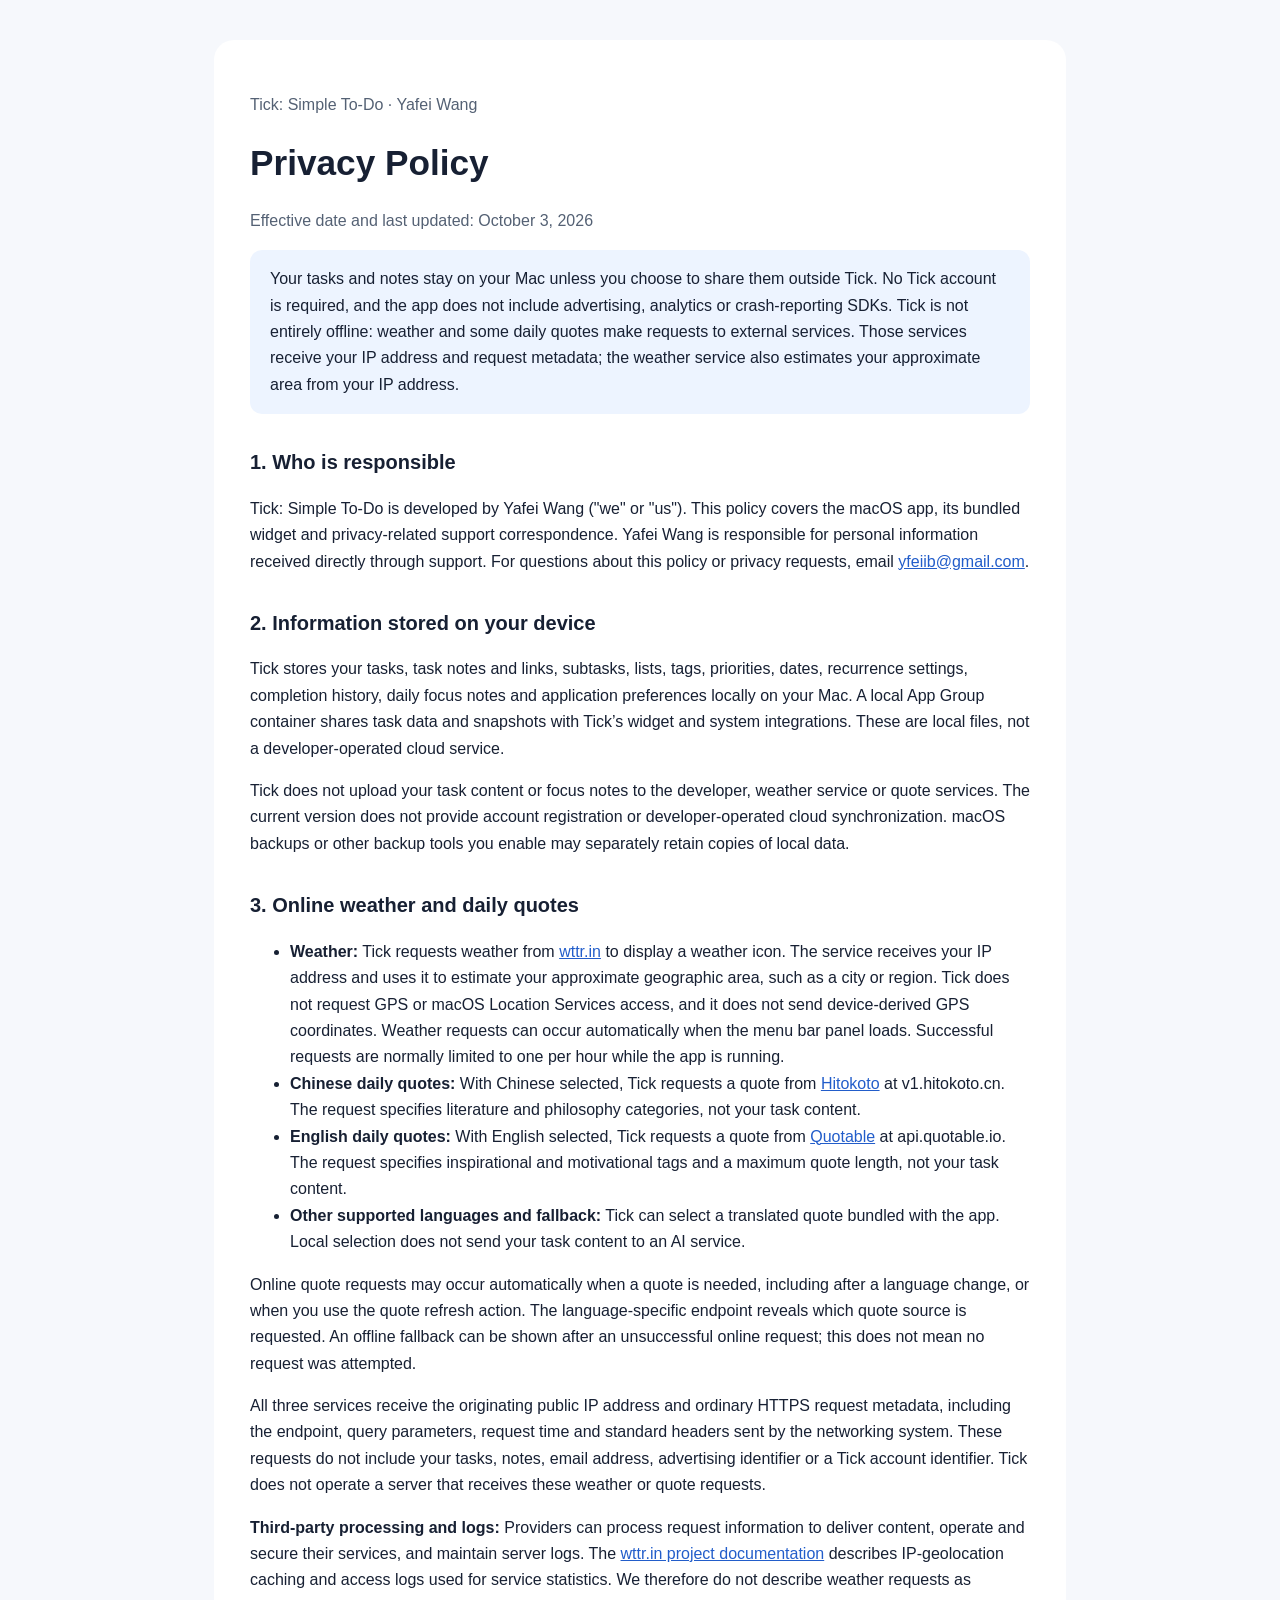
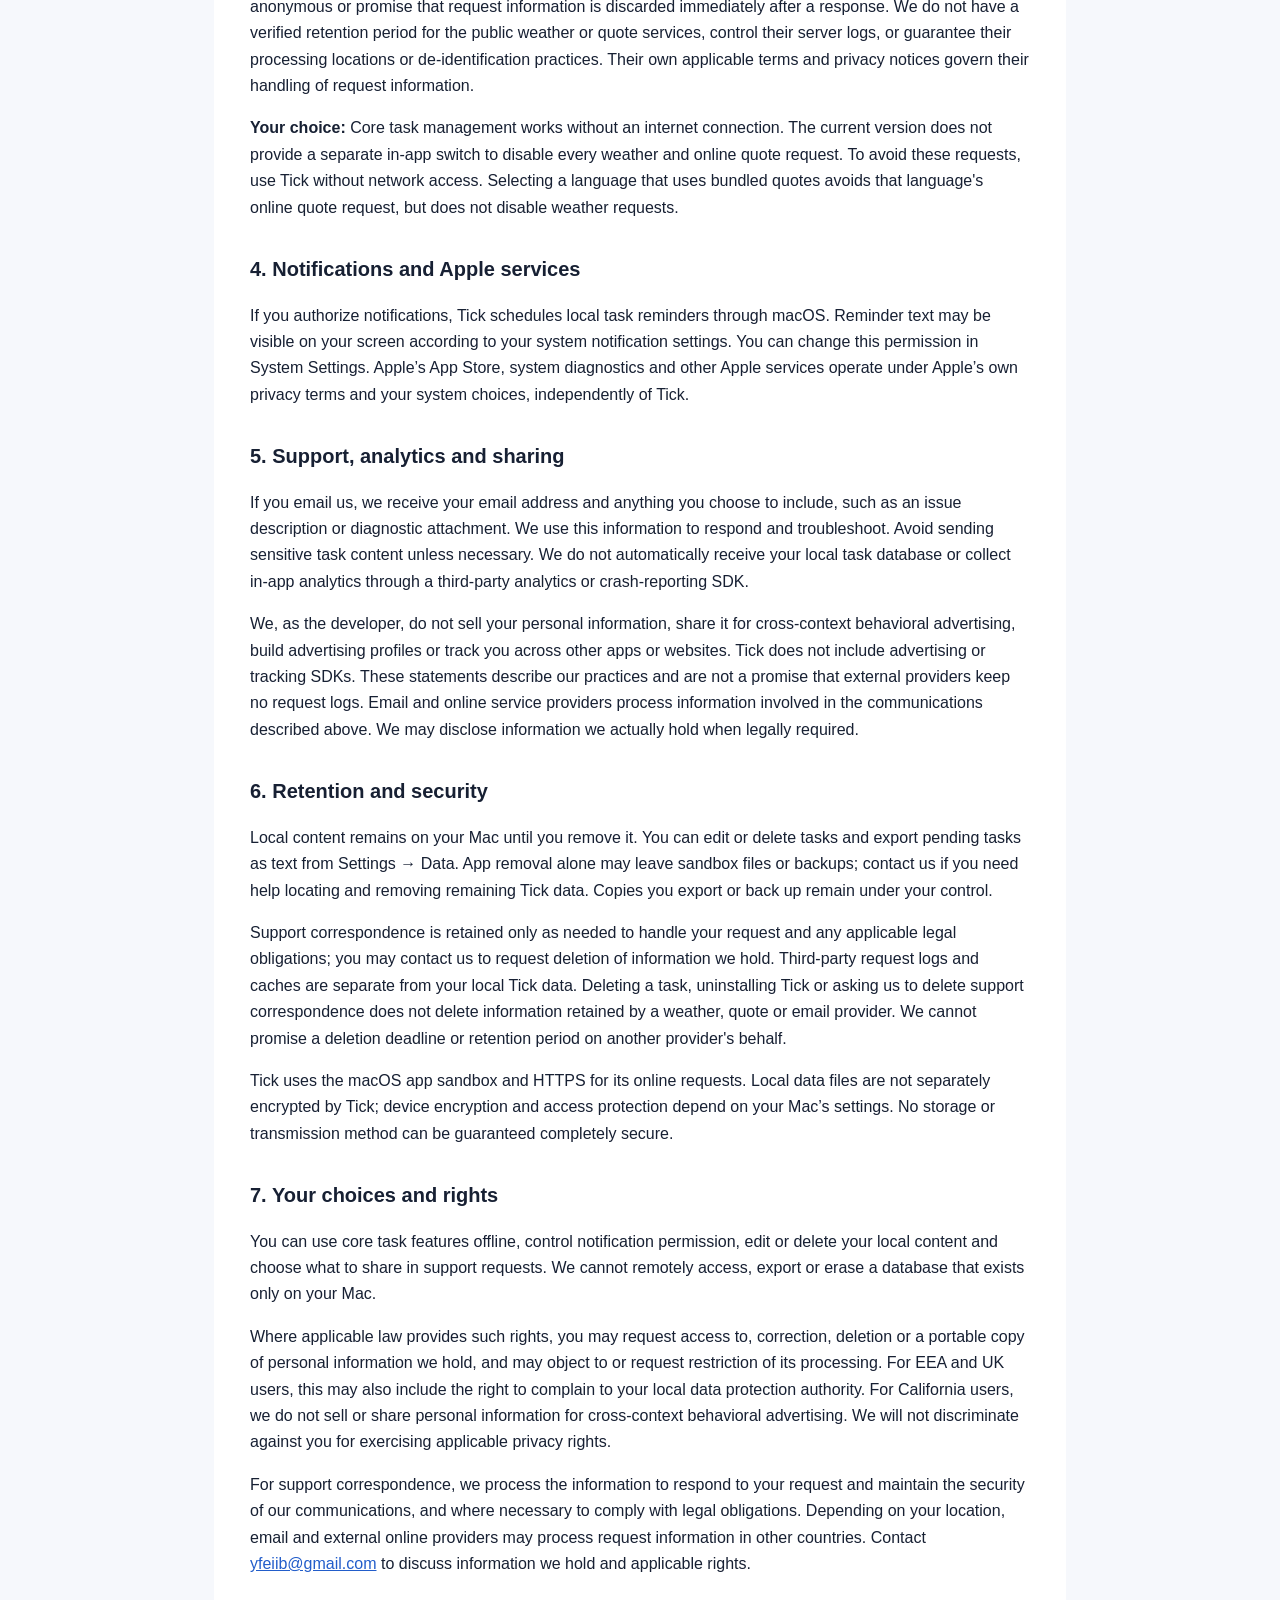
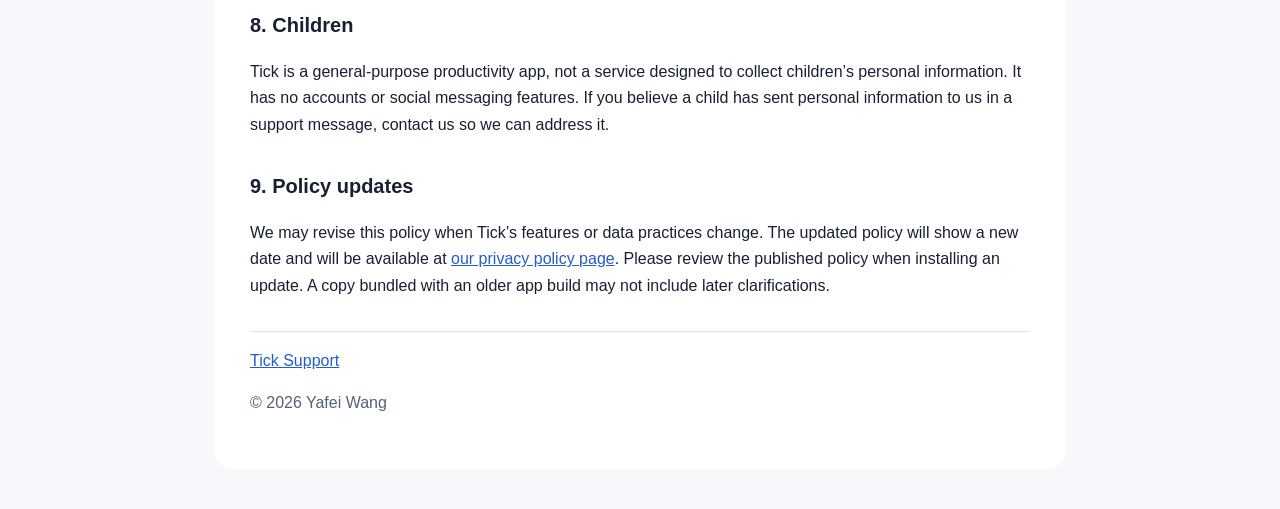
<file: tick/index.html>
<!doctype html>
<html lang="en">
<head>
  <meta charset="utf-8">
  <meta name="viewport" content="width=device-width, initial-scale=1">
  <meta name="description" content="Privacy policy for Tick: Simple To-Do for Mac, developed by Yafei Wang.">
  <title>Tick — Privacy Policy</title>
  <style>
    :root { color-scheme: light dark; font-family: -apple-system, BlinkMacSystemFont, "Segoe UI", sans-serif; line-height: 1.65; }
    body { margin: 0; background: light-dark(#f6f8fc, #111827); color: light-dark(#172033, #e5e7eb); }
    main { max-width: 780px; margin: 40px auto; padding: 36px; background: light-dark(#fff, #1f2937); border-radius: 20px; }
    h1 { line-height: 1.2; font-size: 2.2rem; } h2 { margin-top: 2rem; font-size: 1.25rem; }
    a { color: light-dark(#225dca, #93c5fd); } .meta { color: light-dark(#546174, #c0cad8); }
    .summary { padding: 16px 20px; background: light-dark(#edf4ff, #233b5b); border-radius: 12px; }
    footer { margin-top: 2rem; border-top: 1px solid #8491a544; padding-top: 1rem; }
    @media (max-width: 600px) { main { margin: 0; padding: 24px; border-radius: 0; } }
  </style>
</head>
<body><main>
  <header><p class="meta">Tick: Simple To-Do · Yafei Wang</p><h1>Privacy Policy</h1>
    <p class="meta">Effective date and last updated: October 3, 2026</p></header>
  <p class="summary">Your tasks and notes stay on your Mac unless you choose to share them outside Tick. No Tick account is required, and the app does not include advertising, analytics or crash-reporting SDKs. Tick is not entirely offline: weather and some daily quotes make requests to external services. Those services receive your IP address and request metadata; the weather service also estimates your approximate area from your IP address.</p>
  <h2>1. Who is responsible</h2>
  <p>Tick: Simple To-Do is developed by Yafei Wang ("we" or "us"). This policy covers the macOS app, its bundled widget and privacy-related support correspondence. Yafei Wang is responsible for personal information received directly through support. For questions about this policy or privacy requests, email <a href="mailto:yfeiib@gmail.com">yfeiib@gmail.com</a>.</p>
  <h2>2. Information stored on your device</h2>
  <p>Tick stores your tasks, task notes and links, subtasks, lists, tags, priorities, dates, recurrence settings, completion history, daily focus notes and application preferences locally on your Mac. A local App Group container shares task data and snapshots with Tick’s widget and system integrations. These are local files, not a developer-operated cloud service.</p>
  <p>Tick does not upload your task content or focus notes to the developer, weather service or quote services. The current version does not provide account registration or developer-operated cloud synchronization. macOS backups or other backup tools you enable may separately retain copies of local data.</p>
  <h2>3. Online weather and daily quotes</h2>
  <ul>
    <li><strong>Weather:</strong> Tick requests weather from <a href="https://wttr.in/" rel="noreferrer">wttr.in</a> to display a weather icon. The service receives your IP address and uses it to estimate your approximate geographic area, such as a city or region. Tick does not request GPS or macOS Location Services access, and it does not send device-derived GPS coordinates. Weather requests can occur automatically when the menu bar panel loads. Successful requests are normally limited to one per hour while the app is running.</li>
    <li><strong>Chinese daily quotes:</strong> With Chinese selected, Tick requests a quote from <a href="https://hitokoto.cn/" rel="noreferrer">Hitokoto</a> at v1.hitokoto.cn. The request specifies literature and philosophy categories, not your task content.</li>
    <li><strong>English daily quotes:</strong> With English selected, Tick requests a quote from <a href="https://github.com/lukePeavey/quotable" rel="noreferrer">Quotable</a> at api.quotable.io. The request specifies inspirational and motivational tags and a maximum quote length, not your task content.</li>
    <li><strong>Other supported languages and fallback:</strong> Tick can select a translated quote bundled with the app. Local selection does not send your task content to an AI service.</li>
  </ul>
  <p>Online quote requests may occur automatically when a quote is needed, including after a language change, or when you use the quote refresh action. The language-specific endpoint reveals which quote source is requested. An offline fallback can be shown after an unsuccessful online request; this does not mean no request was attempted.</p>
  <p>All three services receive the originating public IP address and ordinary HTTPS request metadata, including the endpoint, query parameters, request time and standard headers sent by the networking system. These requests do not include your tasks, notes, email address, advertising identifier or a Tick account identifier. Tick does not operate a server that receives these weather or quote requests.</p>
  <p><strong>Third-party processing and logs:</strong> Providers can process request information to deliver content, operate and secure their services, and maintain server logs. The <a href="https://github.com/chubin/wttr.in" rel="noreferrer">wttr.in project documentation</a> describes IP-geolocation caching and access logs used for service statistics. We therefore do not describe weather requests as anonymous or promise that request information is discarded immediately after a response. We do not have a verified retention period for the public weather or quote services, control their server logs, or guarantee their processing locations or de-identification practices. Their own applicable terms and privacy notices govern their handling of request information.</p>
  <p><strong>Your choice:</strong> Core task management works without an internet connection. The current version does not provide a separate in-app switch to disable every weather and online quote request. To avoid these requests, use Tick without network access. Selecting a language that uses bundled quotes avoids that language's online quote request, but does not disable weather requests.</p>
  <h2>4. Notifications and Apple services</h2>
  <p>If you authorize notifications, Tick schedules local task reminders through macOS. Reminder text may be visible on your screen according to your system notification settings. You can change this permission in System Settings. Apple’s App Store, system diagnostics and other Apple services operate under Apple’s own privacy terms and your system choices, independently of Tick.</p>
  <h2>5. Support, analytics and sharing</h2>
  <p>If you email us, we receive your email address and anything you choose to include, such as an issue description or diagnostic attachment. We use this information to respond and troubleshoot. Avoid sending sensitive task content unless necessary. We do not automatically receive your local task database or collect in-app analytics through a third-party analytics or crash-reporting SDK.</p>
  <p>We, as the developer, do not sell your personal information, share it for cross-context behavioral advertising, build advertising profiles or track you across other apps or websites. Tick does not include advertising or tracking SDKs. These statements describe our practices and are not a promise that external providers keep no request logs. Email and online service providers process information involved in the communications described above. We may disclose information we actually hold when legally required.</p>
  <h2>6. Retention and security</h2>
  <p>Local content remains on your Mac until you remove it. You can edit or delete tasks and export pending tasks as text from Settings → Data. App removal alone may leave sandbox files or backups; contact us if you need help locating and removing remaining Tick data. Copies you export or back up remain under your control.</p>
  <p>Support correspondence is retained only as needed to handle your request and any applicable legal obligations; you may contact us to request deletion of information we hold. Third-party request logs and caches are separate from your local Tick data. Deleting a task, uninstalling Tick or asking us to delete support correspondence does not delete information retained by a weather, quote or email provider. We cannot promise a deletion deadline or retention period on another provider's behalf.</p>
  <p>Tick uses the macOS app sandbox and HTTPS for its online requests. Local data files are not separately encrypted by Tick; device encryption and access protection depend on your Mac’s settings. No storage or transmission method can be guaranteed completely secure.</p>
  <h2>7. Your choices and rights</h2>
  <p>You can use core task features offline, control notification permission, edit or delete your local content and choose what to share in support requests. We cannot remotely access, export or erase a database that exists only on your Mac.</p>
  <p>Where applicable law provides such rights, you may request access to, correction, deletion or a portable copy of personal information we hold, and may object to or request restriction of its processing. For EEA and UK users, this may also include the right to complain to your local data protection authority. For California users, we do not sell or share personal information for cross-context behavioral advertising. We will not discriminate against you for exercising applicable privacy rights.</p>
  <p>For support correspondence, we process the information to respond to your request and maintain the security of our communications, and where necessary to comply with legal obligations. Depending on your location, email and external online providers may process request information in other countries. Contact <a href="mailto:yfeiib@gmail.com">yfeiib@gmail.com</a> to discuss information we hold and applicable rights.</p>
  <h2>8. Children</h2>
  <p>Tick is a general-purpose productivity app, not a service designed to collect children’s personal information. It has no accounts or social messaging features. If you believe a child has sent personal information to us in a support message, contact us so we can address it.</p>
  <h2>9. Policy updates</h2>
  <p>We may revise this policy when Tick’s features or data practices change. The updated policy will show a new date and will be available at <a href="https://awesomeferris.github.io/privacy-policies/tick/">our privacy policy page</a>. Please review the published policy when installing an update. A copy bundled with an older app build may not include later clarifications.</p>
  <footer><a href="support.html">Tick Support</a><p class="meta">© 2026 Yafei Wang</p></footer>
</main></body>
</html>
</file>
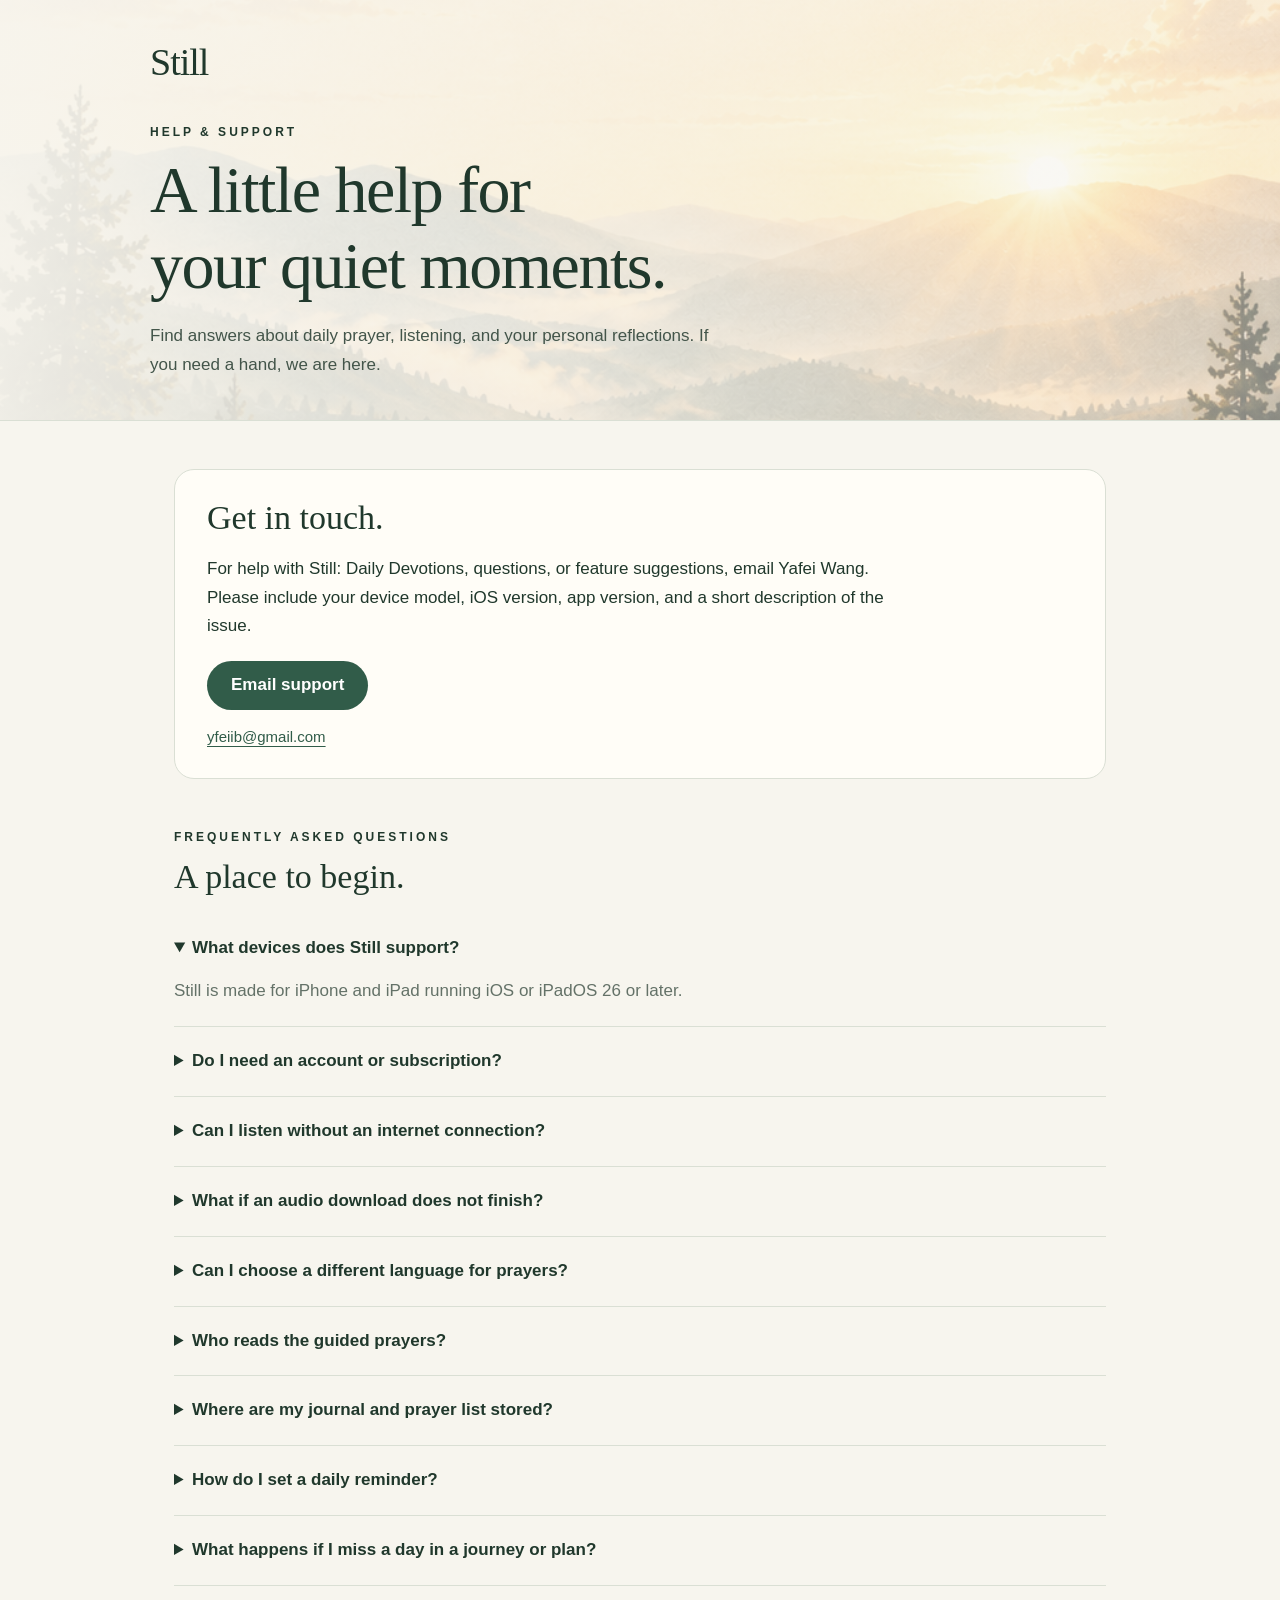
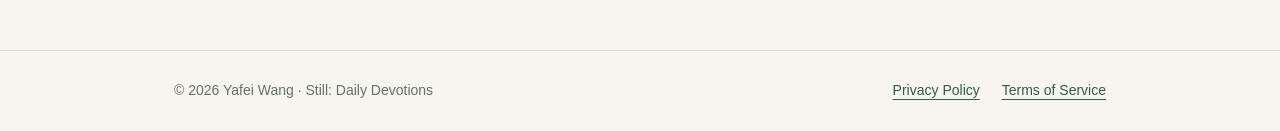
<file: devotions/support.html>
<!doctype html>
<html lang="en">
<head>
  <meta charset="utf-8">
  <meta name="viewport" content="width=device-width, initial-scale=1">
  <meta name="description" content="Help with Still: Daily Devotions, guided prayer, offline audio, journals, language settings, and reminders.">
  <title>Support · Still: Daily Devotions</title>
  <style>
    :root { color-scheme: light; --ink:#20382c; --muted:#647268; --paper:#f7f5ee; --line:#dadfd4; --accent:#315c49; }
    * { box-sizing: border-box; }
    body { margin:0; background:var(--paper); color:var(--ink); font:17px/1.7 -apple-system,BlinkMacSystemFont,"Segoe UI",sans-serif; }
    a { color:var(--accent); text-underline-offset:4px; }
    a:focus-visible, summary:focus-visible { outline:3px solid #a57934; outline-offset:5px; }
    .hero { min-height:420px; padding:40px max(24px,calc((100vw - 980px)/2)); background:linear-gradient(90deg,rgba(247,245,238,.96),rgba(247,245,238,.52)),url("assets/landscape.png") center 45%/cover; border-bottom:1px solid var(--line); }
    .brand { font:38px/1.2 Georgia,"Times New Roman",serif; letter-spacing:-1px; }
    .eyebrow { margin:36px 0 10px; font-size:12px; font-weight:600; letter-spacing:3px; text-transform:uppercase; }
    h1,h2 { font-family:Georgia,"Times New Roman",serif; font-weight:400; line-height:1.15; }
    h1 { font-size:clamp(38px,6vw,66px); letter-spacing:-1.5px; margin:0 0 18px; max-width:620px; }
    .intro { max-width:570px; margin:0; color:#43554a; }
    main { max-width:980px; margin:auto; padding:48px 24px 64px; }
    h2 { font-size:34px; margin:0 0 18px; }
    .contact { padding:28px 32px; margin-bottom:48px; background:#fffdf7; border:1px solid var(--line); border-radius:20px; }
    .contact p { margin:8px 0 20px; max-width:700px; }
    .button { display:inline-flex; align-items:center; justify-content:center; min-height:48px; padding:10px 24px; background:var(--accent); color:white; border-radius:28px; font-weight:600; text-decoration:none; }
    .email { display:block; margin-top:14px; font-size:15px; overflow-wrap:anywhere; }
    details { border-bottom:1px solid var(--line); padding:20px 0; }
    summary { cursor:pointer; font-weight:600; padding-right:12px; }
    details p { margin:14px 0 0; color:var(--muted); max-width:820px; }
    footer { padding:28px 24px; border-top:1px solid var(--line); font-size:14px; color:var(--muted); }
    .footer-inner { max-width:932px; margin:auto; display:flex; justify-content:space-between; flex-wrap:wrap; gap:14px; }
    nav { display:flex; flex-wrap:wrap; gap:22px; }
    @media (max-width:600px) { .hero { min-height:370px; padding-top:28px; } main { padding-top:32px; } .contact { padding:24px; } h2 { font-size:29px; } }
  </style>
</head>
<body>
  <header class="hero">
    <div class="brand">Still</div>
    <p class="eyebrow">Help &amp; support</p>
    <h1>A little help for<br>your quiet moments.</h1>
    <p class="intro">Find answers about daily prayer, listening, and your personal reflections. If you need a hand, we are here.</p>
  </header>
  <main>
    <section class="contact" aria-labelledby="contact-title">
      <h2 id="contact-title">Get in touch.</h2>
      <p>For help with Still: Daily Devotions, questions, or feature suggestions, email Yafei Wang. Please include your device model, iOS version, app version, and a short description of the issue.</p>
      <a class="button" href="mailto:yfeiib@gmail.com?subject=Still%20Support">Email support</a>
      <a class="email" href="mailto:yfeiib@gmail.com">yfeiib@gmail.com</a>
    </section>
    <section aria-labelledby="faq-title">
      <p class="eyebrow">Frequently asked questions</p>
      <h2 id="faq-title">A place to begin.</h2>
      <details open><summary>What devices does Still support?</summary><p>Still is made for iPhone and iPad running iOS or iPadOS 26 or later.</p></details>
      <details><summary>Do I need an account or subscription?</summary><p>No account or subscription is required to access the 24 guided practices, reflection prompts, personal journal, prayer plans, and 40-day journey in this version.</p></details>
      <details><summary>Can I listen without an internet connection?</summary><p>A morning prayer in each supported prayer language is included with the app. Other recordings download when you request them. After a recording finishes downloading, you can listen to it offline on the same device. Reading and personal reflections are also available offline.</p></details>
      <details><summary>What if an audio download does not finish?</summary><p>Check your internet connection and available device storage, then use the retry option in the player. You can read the prayer while the recording is unavailable. If the issue continues, send support the prayer title, prayer language, and any error message shown.</p></details>
      <details><summary>Can I choose a different language for prayers?</summary><p>Open You, then Reminders &amp; appearance, and choose Language. You can select the interface language and prayer language separately. Prayer text and audio are available in English, Spanish, Simplified Chinese, and Brazilian Portuguese. The interface supports 16 languages.</p></details>
      <details><summary>Who reads the guided prayers?</summary><p>The audio uses synthesized voices. You can adjust playback speed in the player, pause whenever you need, or switch to Read to follow the full prayer text.</p></details>
      <details><summary>Where are my journal and prayer list stored?</summary><p>Your reflections, prayer list, saved practices, and progress are stored on your device. Still does not provide an account or cloud synchronization. You can edit, delete, or export your journal entries from the app.</p></details>
      <details><summary>How do I set a daily reminder?</summary><p>Open You, then Reminders &amp; appearance, to choose your reminder preferences. If reminders are enabled but do not arrive, check that notifications are allowed for Still in your device settings.</p></details>
      <details><summary>What happens if I miss a day in a journey or plan?</summary><p>Your completed progress is preserved. Return to the 40-day journey or your seven-day prayer plan when you are ready.</p></details>
    </section>
  </main>
  <footer><div class="footer-inner"><span>© 2026 Yafei Wang · Still: Daily Devotions</span><nav aria-label="Legal"><a href="./">Privacy Policy</a><a href="terms-of-service.html">Terms of Service</a></nav></div></footer>
</body>
</html>
</file>
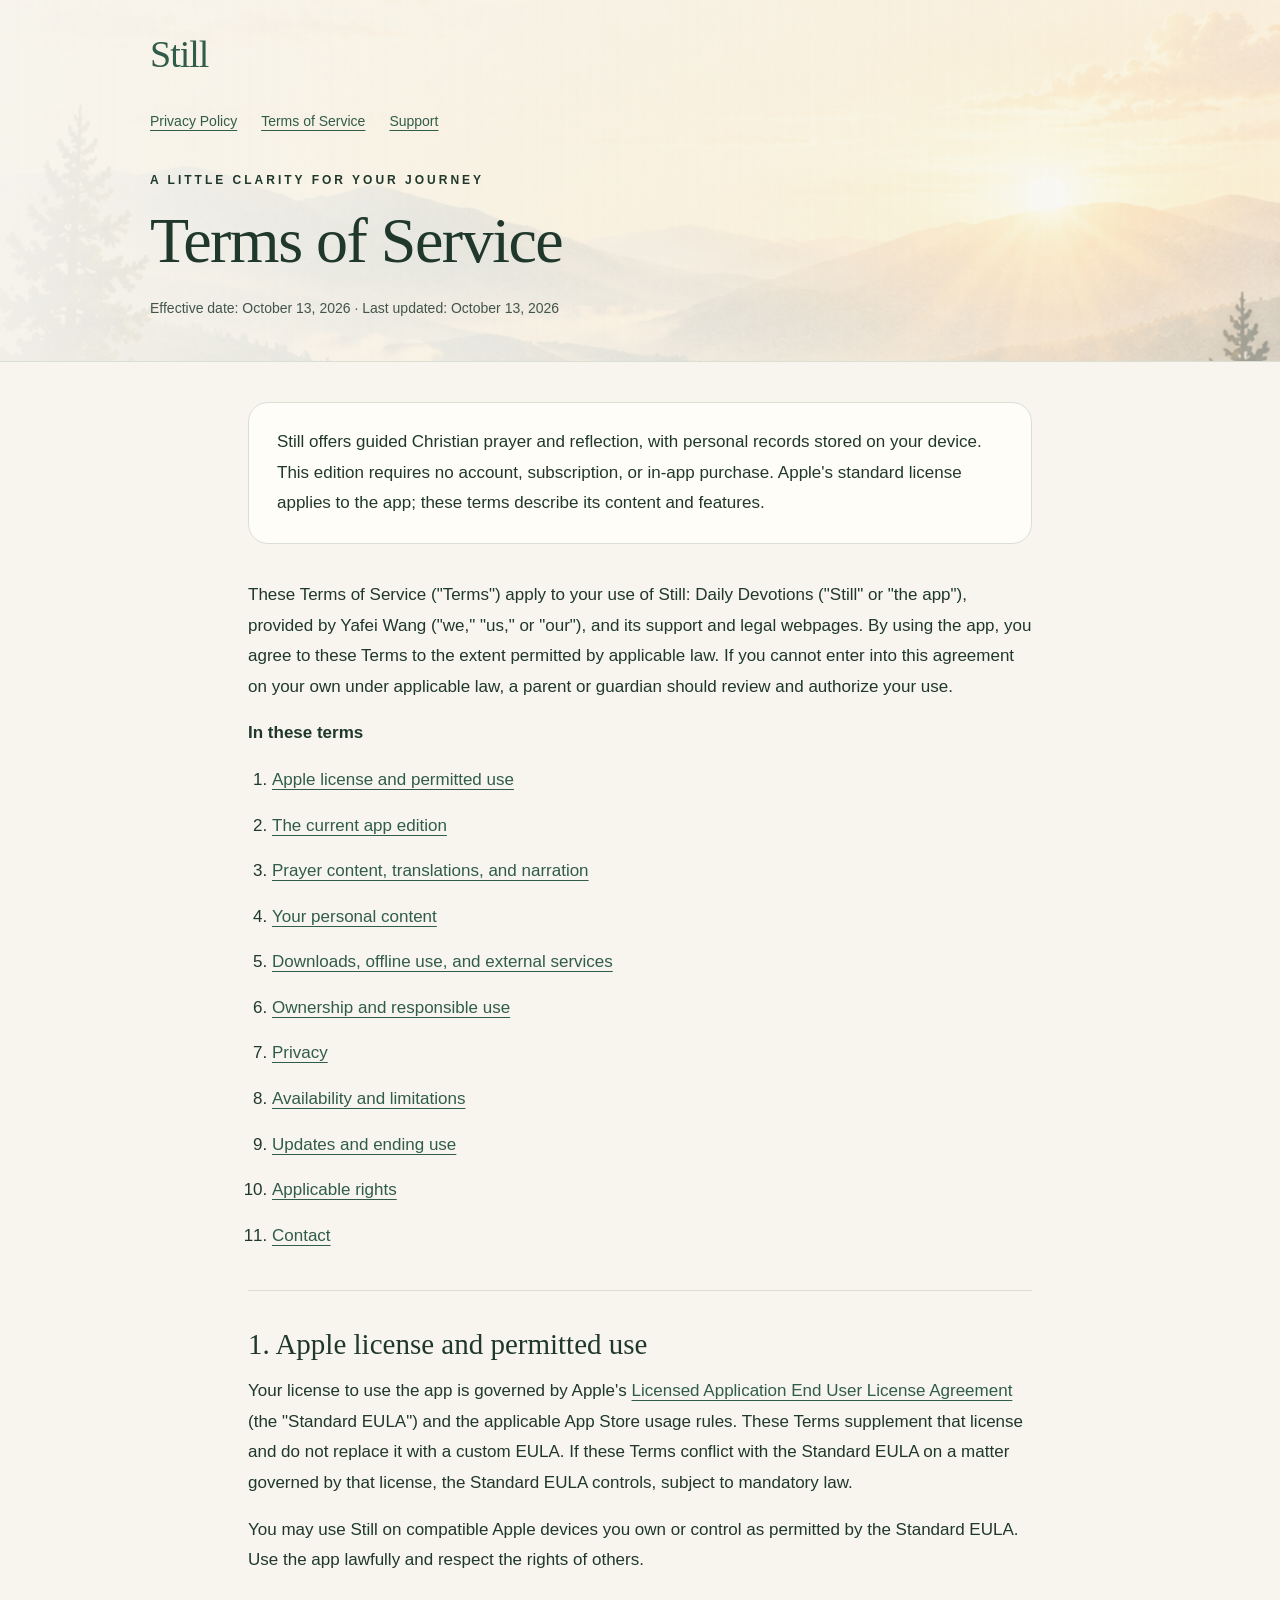
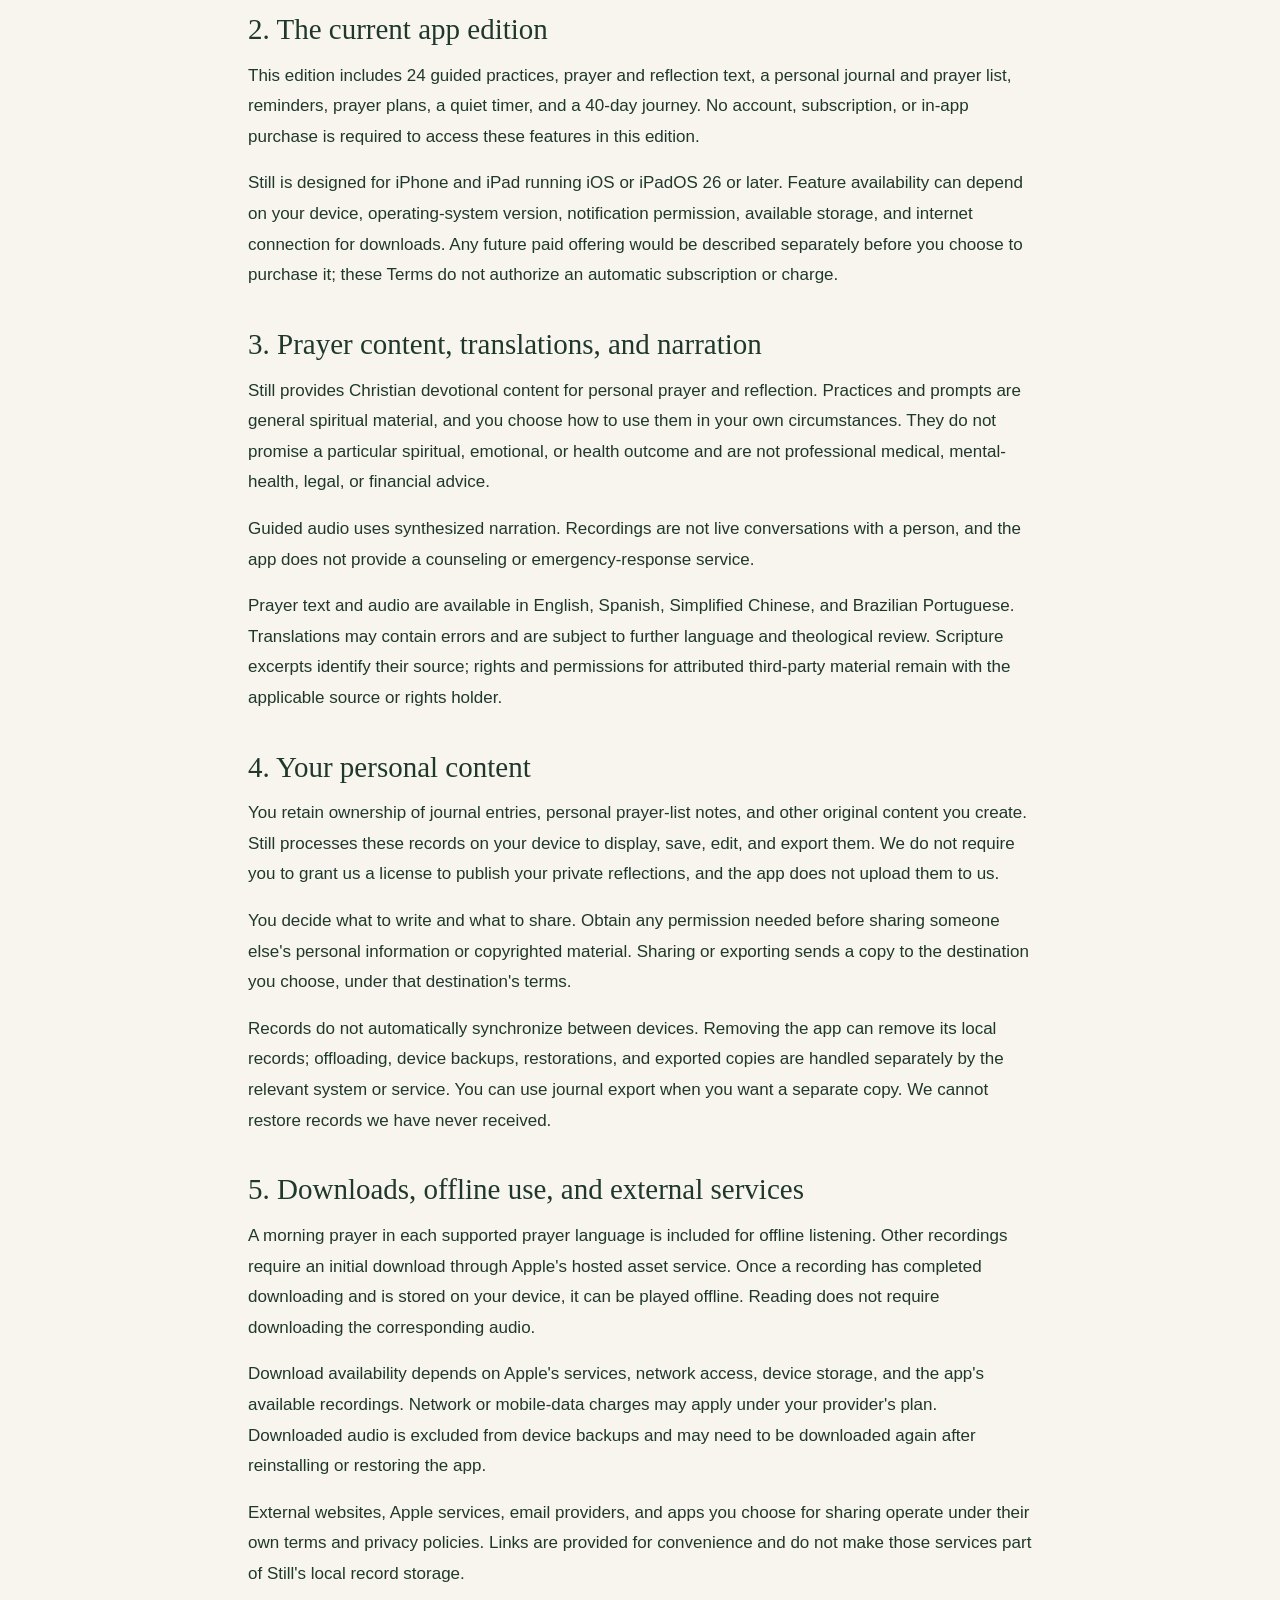
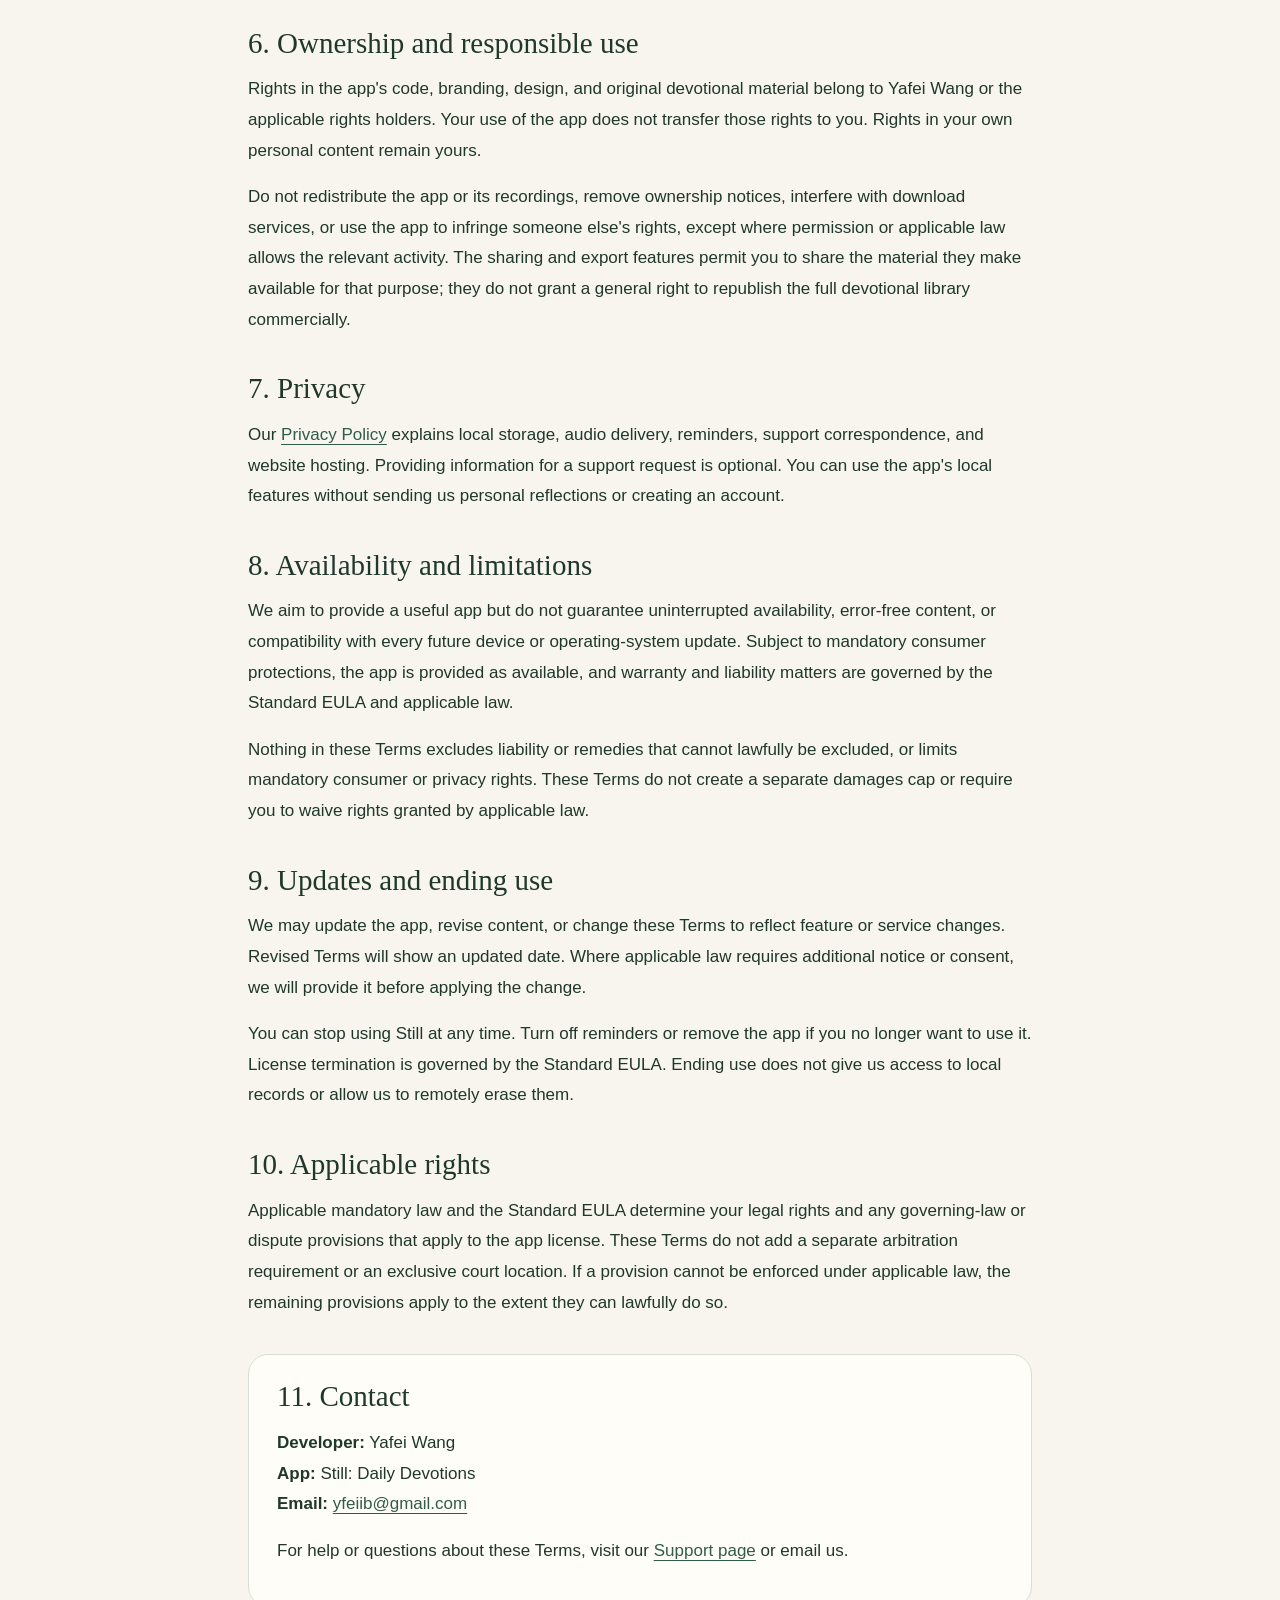
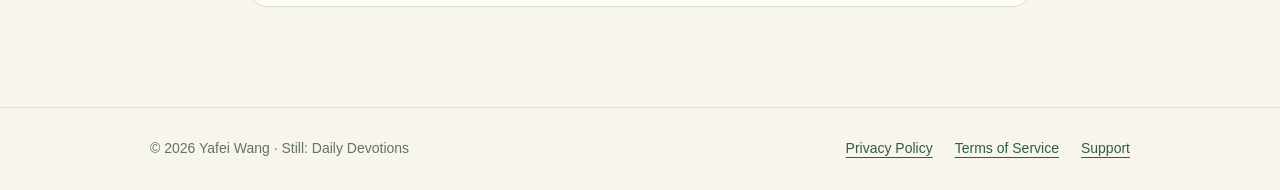
<file: devotions/terms-of-service.html>
<!doctype html>
<html lang="en">
<head>
  <meta charset="utf-8">
  <meta name="viewport" content="width=device-width, initial-scale=1">
  <meta name="description" content="Terms for using Still: Daily Devotions, including guided prayer, synthesized audio, local personal content, Apple licensing, and support.">
  <title>Terms of Service · Still: Daily Devotions</title>
  <link rel="stylesheet" href="assets/legal.css">
</head>
<body>
  <header class="hero">
    <a class="brand" href="support.html" aria-label="Still support">Still</a>
    <nav class="site-nav" aria-label="Website"><a href="./">Privacy Policy</a><a href="terms-of-service.html" aria-current="page">Terms of Service</a><a href="support.html">Support</a></nav>
    <p class="eyebrow">A little clarity for your journey</p>
    <h1>Terms of Service</h1>
    <p class="dates">Effective date: October 13, 2026 · Last updated: October 13, 2026</p>
  </header>
  <main>
    <div class="summary"><p>Still offers guided Christian prayer and reflection, with personal records stored on your device. This edition requires no account, subscription, or in-app purchase. Apple's standard license applies to the app; these terms describe its content and features.</p></div>
    <p>These Terms of Service ("Terms") apply to your use of Still: Daily Devotions ("Still" or "the app"), provided by Yafei Wang ("we," "us," or "our"), and its support and legal webpages. By using the app, you agree to these Terms to the extent permitted by applicable law. If you cannot enter into this agreement on your own under applicable law, a parent or guardian should review and authorize your use.</p>
    <nav class="contents" aria-label="Terms contents"><strong>In these terms</strong><ol><li><a href="#license">Apple license and permitted use</a></li><li><a href="#features">The current app edition</a></li><li><a href="#content">Prayer content, translations, and narration</a></li><li><a href="#personal">Your personal content</a></li><li><a href="#downloads">Downloads, offline use, and external services</a></li><li><a href="#ownership">Ownership and responsible use</a></li><li><a href="#privacy">Privacy</a></li><li><a href="#availability">Availability and limitations</a></li><li><a href="#changes">Updates and ending use</a></li><li><a href="#rights">Applicable rights</a></li><li><a href="#contact">Contact</a></li></ol></nav>
    <section id="license"><h2>1. Apple license and permitted use</h2><p>Your license to use the app is governed by Apple's <a href="https://www.apple.com/legal/internet-services/itunes/dev/stdeula/">Licensed Application End User License Agreement</a> (the "Standard EULA") and the applicable App Store usage rules. These Terms supplement that license and do not replace it with a custom EULA. If these Terms conflict with the Standard EULA on a matter governed by that license, the Standard EULA controls, subject to mandatory law.</p><p>You may use Still on compatible Apple devices you own or control as permitted by the Standard EULA. Use the app lawfully and respect the rights of others.</p></section>
    <section id="features"><h2>2. The current app edition</h2><p>This edition includes 24 guided practices, prayer and reflection text, a personal journal and prayer list, reminders, prayer plans, a quiet timer, and a 40-day journey. No account, subscription, or in-app purchase is required to access these features in this edition.</p><p>Still is designed for iPhone and iPad running iOS or iPadOS 26 or later. Feature availability can depend on your device, operating-system version, notification permission, available storage, and internet connection for downloads. Any future paid offering would be described separately before you choose to purchase it; these Terms do not authorize an automatic subscription or charge.</p></section>
    <section id="content"><h2>3. Prayer content, translations, and narration</h2><p>Still provides Christian devotional content for personal prayer and reflection. Practices and prompts are general spiritual material, and you choose how to use them in your own circumstances. They do not promise a particular spiritual, emotional, or health outcome and are not professional medical, mental-health, legal, or financial advice.</p><p>Guided audio uses synthesized narration. Recordings are not live conversations with a person, and the app does not provide a counseling or emergency-response service.</p><p>Prayer text and audio are available in English, Spanish, Simplified Chinese, and Brazilian Portuguese. Translations may contain errors and are subject to further language and theological review. Scripture excerpts identify their source; rights and permissions for attributed third-party material remain with the applicable source or rights holder.</p></section>
    <section id="personal"><h2>4. Your personal content</h2><p>You retain ownership of journal entries, personal prayer-list notes, and other original content you create. Still processes these records on your device to display, save, edit, and export them. We do not require you to grant us a license to publish your private reflections, and the app does not upload them to us.</p><p>You decide what to write and what to share. Obtain any permission needed before sharing someone else's personal information or copyrighted material. Sharing or exporting sends a copy to the destination you choose, under that destination's terms.</p><p>Records do not automatically synchronize between devices. Removing the app can remove its local records; offloading, device backups, restorations, and exported copies are handled separately by the relevant system or service. You can use journal export when you want a separate copy. We cannot restore records we have never received.</p></section>
    <section id="downloads"><h2>5. Downloads, offline use, and external services</h2><p>A morning prayer in each supported prayer language is included for offline listening. Other recordings require an initial download through Apple's hosted asset service. Once a recording has completed downloading and is stored on your device, it can be played offline. Reading does not require downloading the corresponding audio.</p><p>Download availability depends on Apple's services, network access, device storage, and the app's available recordings. Network or mobile-data charges may apply under your provider's plan. Downloaded audio is excluded from device backups and may need to be downloaded again after reinstalling or restoring the app.</p><p>External websites, Apple services, email providers, and apps you choose for sharing operate under their own terms and privacy policies. Links are provided for convenience and do not make those services part of Still's local record storage.</p></section>
    <section id="ownership"><h2>6. Ownership and responsible use</h2><p>Rights in the app's code, branding, design, and original devotional material belong to Yafei Wang or the applicable rights holders. Your use of the app does not transfer those rights to you. Rights in your own personal content remain yours.</p><p>Do not redistribute the app or its recordings, remove ownership notices, interfere with download services, or use the app to infringe someone else's rights, except where permission or applicable law allows the relevant activity. The sharing and export features permit you to share the material they make available for that purpose; they do not grant a general right to republish the full devotional library commercially.</p></section>
    <section id="privacy"><h2>7. Privacy</h2><p>Our <a href="./">Privacy Policy</a> explains local storage, audio delivery, reminders, support correspondence, and website hosting. Providing information for a support request is optional. You can use the app's local features without sending us personal reflections or creating an account.</p></section>
    <section id="availability"><h2>8. Availability and limitations</h2><p>We aim to provide a useful app but do not guarantee uninterrupted availability, error-free content, or compatibility with every future device or operating-system update. Subject to mandatory consumer protections, the app is provided as available, and warranty and liability matters are governed by the Standard EULA and applicable law.</p><p>Nothing in these Terms excludes liability or remedies that cannot lawfully be excluded, or limits mandatory consumer or privacy rights. These Terms do not create a separate damages cap or require you to waive rights granted by applicable law.</p></section>
    <section id="changes"><h2>9. Updates and ending use</h2><p>We may update the app, revise content, or change these Terms to reflect feature or service changes. Revised Terms will show an updated date. Where applicable law requires additional notice or consent, we will provide it before applying the change.</p><p>You can stop using Still at any time. Turn off reminders or remove the app if you no longer want to use it. License termination is governed by the Standard EULA. Ending use does not give us access to local records or allow us to remotely erase them.</p></section>
    <section id="rights"><h2>10. Applicable rights</h2><p>Applicable mandatory law and the Standard EULA determine your legal rights and any governing-law or dispute provisions that apply to the app license. These Terms do not add a separate arbitration requirement or an exclusive court location. If a provision cannot be enforced under applicable law, the remaining provisions apply to the extent they can lawfully do so.</p></section>
    <section class="contact" id="contact"><h2>11. Contact</h2><p><strong>Developer:</strong> Yafei Wang<br><strong>App:</strong> Still: Daily Devotions<br><strong>Email:</strong> <a href="mailto:yfeiib@gmail.com">yfeiib@gmail.com</a></p><p>For help or questions about these Terms, visit our <a href="support.html">Support page</a> or email us.</p></section>
  </main>
  <footer><div class="footer-inner"><span>© 2026 Yafei Wang · Still: Daily Devotions</span><nav aria-label="Footer"><a href="./">Privacy Policy</a><a href="terms-of-service.html">Terms of Service</a><a href="support.html">Support</a></nav></div></footer>
</body>
</html>
</file>
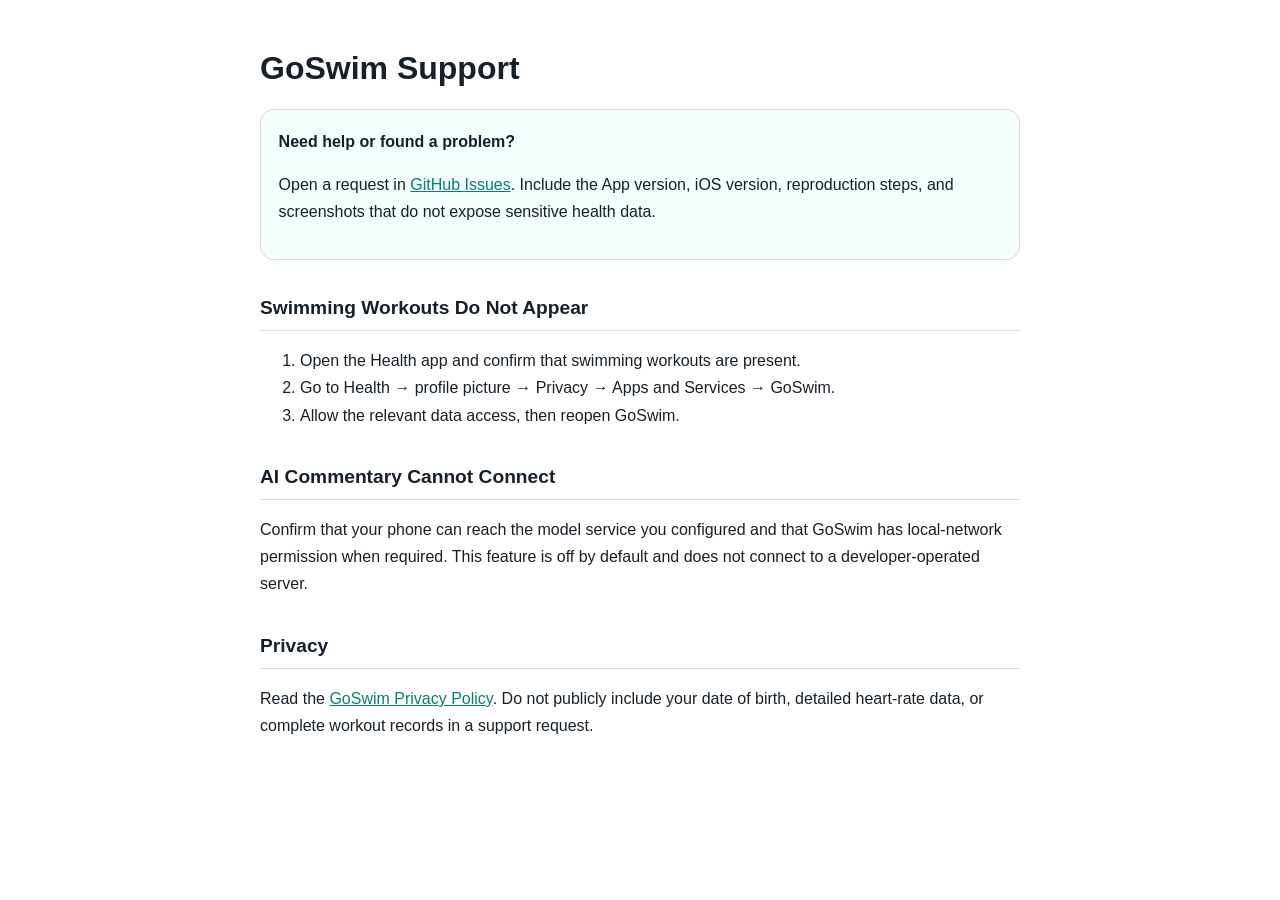
<file: goswim/support.html>
<!DOCTYPE html>
<html lang="en">
<head>
<meta charset="UTF-8">
<meta name="viewport" content="width=device-width, initial-scale=1.0">
<title>GoSwim Support</title>
<meta name="description" content="GoSwim support, troubleshooting, and privacy resources.">
<link rel="icon" type="image/svg+xml" href="data:image/svg+xml,%3Csvg xmlns='http://www.w3.org/2000/svg' viewBox='0 0 64 64'%3E%3Crect width='64' height='64' rx='16' fill='%23071526'/%3E%3Cpath d='M10 38c7-7 14 7 22 0s15 7 22 0' fill='none' stroke='%231ddbc8' stroke-width='6' stroke-linecap='round'/%3E%3Ccircle cx='43' cy='23' r='7' fill='%23ff8a3d'/%3E%3C/svg%3E">
<style>
  :root { color-scheme: light dark; }
  body { font-family: -apple-system, BlinkMacSystemFont, "Helvetica Neue", Arial, sans-serif; max-width: 760px; margin: 0 auto; padding: 28px 20px 64px; line-height: 1.7; color: #17202a; background: #fff; }
  @media (prefers-color-scheme: dark) { body { color: #e8edf2; background: #071526; } a { color: #5eead4; } }
  h1 { font-size: 2rem; line-height: 1.2; }
  h2 { font-size: 1.2rem; margin-top: 2rem; border-bottom: 1px solid #8884; padding-bottom: .35rem; }
  .card { padding: 1.1rem; border: 1px solid #8884; border-radius: 14px; background: #19cdb00d; }
  a { color: #087f73; }
</style>
</head>
<body>

<h1>GoSwim Support</h1>
<div class="card">
  <strong>Need help or found a problem?</strong>
  <p>Open a request in <a href="https://github.com/AwesomeFerris/privacy-policies/issues/new">GitHub Issues</a>. Include the App version, iOS version, reproduction steps, and screenshots that do not expose sensitive health data.</p>
</div>

<h2>Swimming Workouts Do Not Appear</h2>
<ol>
  <li>Open the Health app and confirm that swimming workouts are present.</li>
  <li>Go to Health → profile picture → Privacy → Apps and Services → GoSwim.</li>
  <li>Allow the relevant data access, then reopen GoSwim.</li>
</ol>

<h2>AI Commentary Cannot Connect</h2>
<p>Confirm that your phone can reach the model service you configured and that GoSwim has local-network permission when required. This feature is off by default and does not connect to a developer-operated server.</p>

<h2>Privacy</h2>
<p>Read the <a href="./">GoSwim Privacy Policy</a>. Do not publicly include your date of birth, detailed heart-rate data, or complete workout records in a support request.</p>
</body>
</html>
</file>
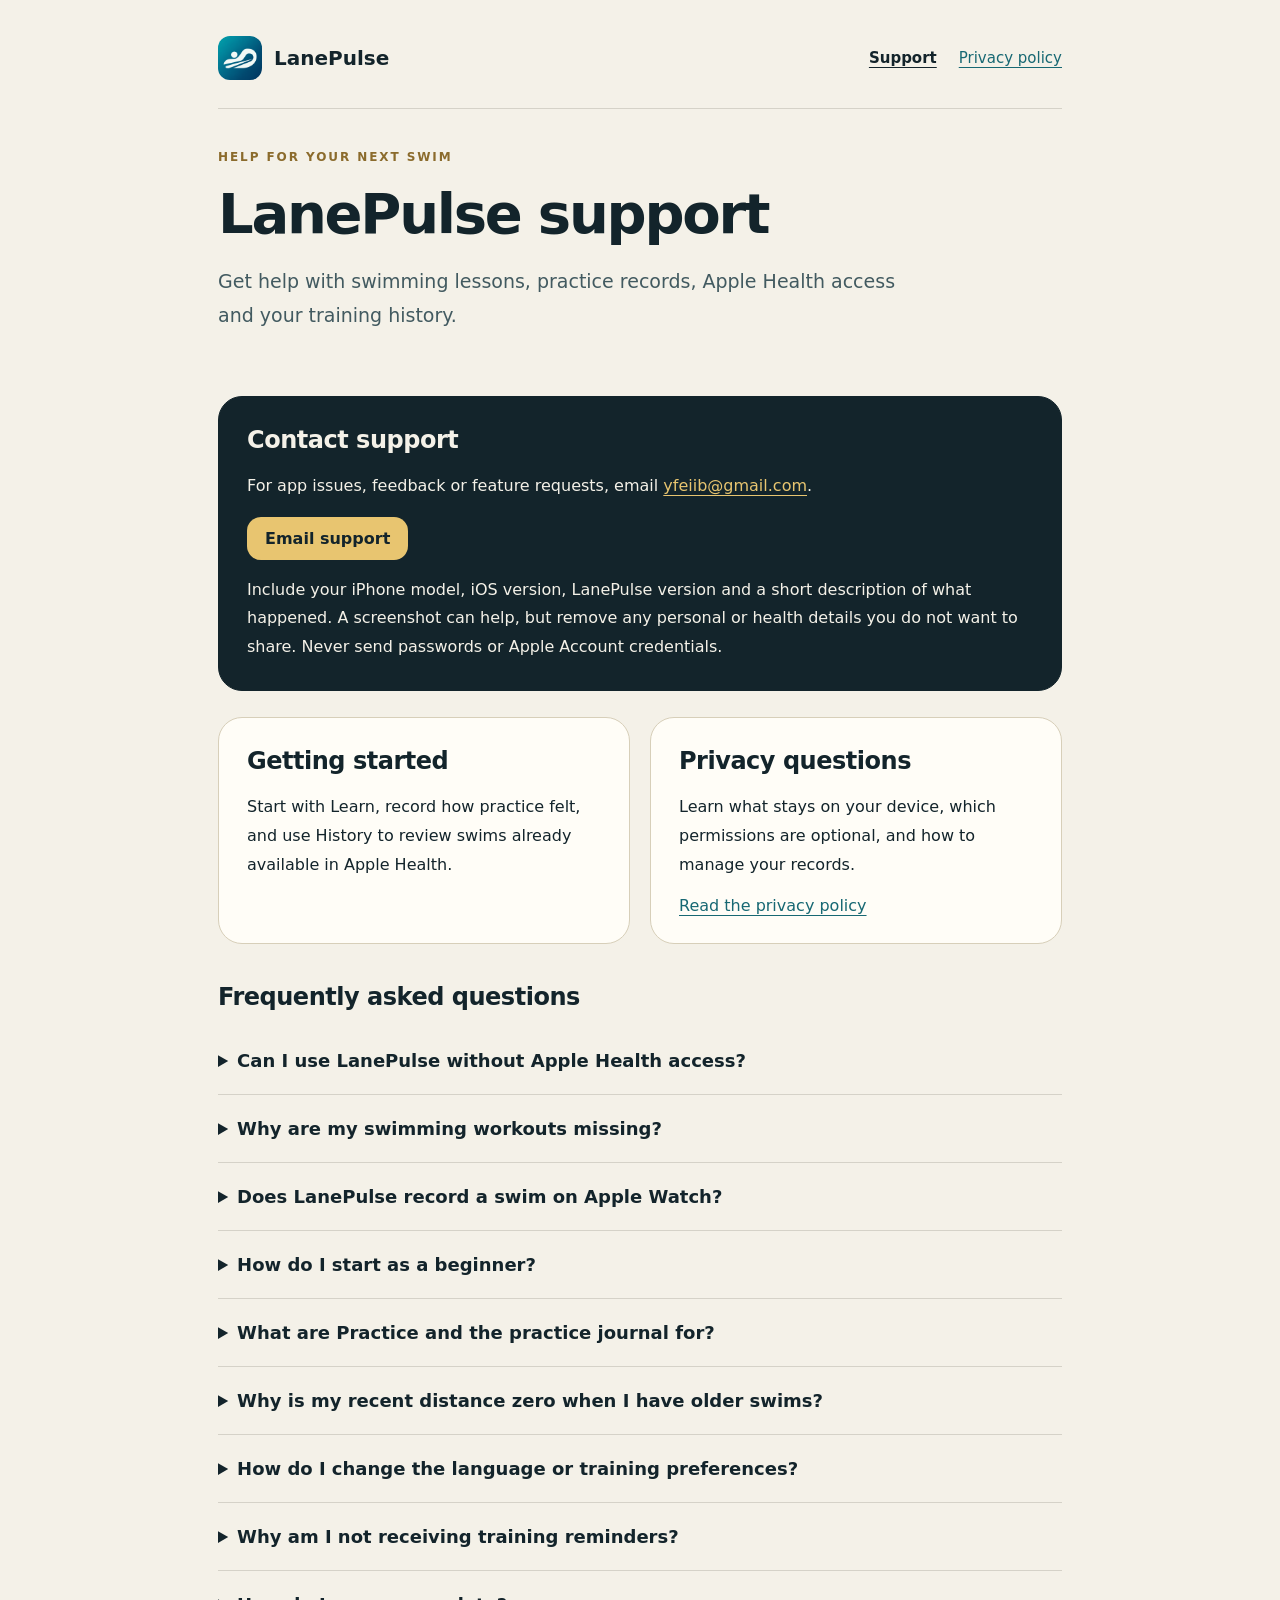
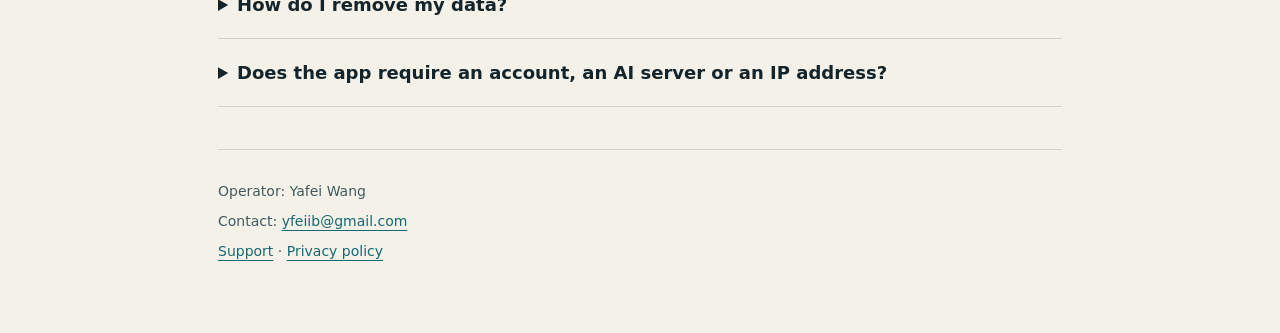
<file: lanepulse/support.html>
<!doctype html>
<html lang="en"><head><meta charset="utf-8">
<meta name="viewport" content="width=device-width,initial-scale=1">
<meta name="description" content="Official LanePulse support, contact email and help for swimming lessons, practice journals, Apple Health access, reminders and training records.">
<title>LanePulse — Support</title><style>
:root{font-family:system-ui,-apple-system,BlinkMacSystemFont,"Segoe UI",sans-serif;
color-scheme:light;background:#f4f1e8;color:#13242b;font-synthesis:none}
*{box-sizing:border-box}body{margin:0}a{color:#176873;text-underline-offset:4px}
a:hover{text-decoration-thickness:2px}a:focus-visible,summary:focus-visible{outline:3px solid #176873;outline-offset:5px}
.wrap{width:min(900px,100%);margin:0 auto;padding:36px 28px 64px}
.site-header{display:flex;align-items:center;justify-content:space-between;gap:24px;padding-bottom:28px;border-bottom:1px solid #d5d2c8}
.brand{display:flex;align-items:center;gap:12px;font-weight:750;text-decoration:none;color:#13242b;font-size:20px}
.brand img{width:44px;height:44px;border-radius:12px}nav{display:flex;gap:22px;flex-wrap:wrap;font-size:15px}
nav a[aria-current=page]{font-weight:700;color:#13242b}.eyebrow{font-size:12px;font-weight:700;letter-spacing:.16em;text-transform:uppercase;color:#8b6b2c;margin:38px 0 14px}
h1{font-size:clamp(34px,6vw,56px);letter-spacing:-.04em;line-height:1.1;margin:0 0 20px}
h2{font-size:24px;line-height:1.3;letter-spacing:-.02em;margin:0 0 14px}
p,li{font-size:16px;line-height:1.8;overflow-wrap:anywhere}.lead{font-size:19px;color:#425a60;max-width:680px}
.date{color:#5c6e70;font-size:14px;margin:0 0 28px}.intro{padding-bottom:18px}
.policy section{padding:28px 0;border-top:1px solid #d5d2c8}.policy section p{margin:0}
.card{padding:28px;border:1px solid #d7cfb9;border-radius:24px;background:#fffdf7;margin:26px 0}
.contact-card{background:#13242b;color:#f4f1e8;border-color:#13242b}
.contact-card a{color:#e8c570}.contact-card p:last-child{margin-bottom:0}
.button{display:inline-block;border-radius:14px;padding:12px 18px;background:#e8c570;color:#13242b!important;font-weight:700;text-decoration:none;max-width:100%}
.grid{display:grid;grid-template-columns:1fr 1fr;gap:20px}.grid .card{margin:0}
details{padding:20px 0;border-bottom:1px solid #d5d2c8}summary{font-size:18px;font-weight:650;cursor:pointer;line-height:1.5}
details p{margin:14px 0 0}footer{margin-top:42px;padding-top:24px;border-top:1px solid #d5d2c8;color:#425a60}
footer p{margin:5px 0;font-size:14px}.draft{border:2px solid #a66000;padding:18px;border-radius:14px;background:#fff0d4}
.skip{position:absolute;left:16px;top:-100px;padding:12px;background:white;z-index:2}.skip:focus{top:12px}
@media(max-width:600px){.wrap{padding:24px 20px 48px}.site-header{align-items:flex-start;flex-direction:column;gap:18px}
.grid{grid-template-columns:1fr}.card{padding:22px;border-radius:20px}h2{font-size:22px}.lead{font-size:17px}}
</style></head>
<body><a class="skip" href="#main">Skip to content</a><div class="wrap">
<header class="site-header"><a class="brand" href="support.html">
<img src="[data-uri]" alt="" width="44" height="44">LanePulse</a>
<nav aria-label="Main navigation"><a href="support.html" aria-current="page">Support</a><a href="index.html">Privacy policy</a></nav></header>
<main id="main">
<section class="intro"><p class="eyebrow">Help for your next swim</p>
<h1>LanePulse support</h1>
<p class="lead">Get help with swimming lessons, practice records, Apple Health access and your training history.</p></section>
<section class="card contact-card" aria-labelledby="contact-heading"><h2 id="contact-heading">Contact support</h2>
<p>For app issues, feedback or feature requests, email <a href="mailto:yfeiib@gmail.com">yfeiib@gmail.com</a>.</p><a class="button" href="mailto:yfeiib@gmail.com?subject=LanePulse%20Support">Email support</a>
<p>Include your iPhone model, iOS version, LanePulse version and a short description of what happened.
A screenshot can help, but remove any personal or health details you do not want to share.
Never send passwords or Apple Account credentials.</p></section>
<div class="grid"><section class="card"><h2>Getting started</h2>
<p>Start with Learn, record how practice felt, and use History to review swims already available in Apple Health.</p></section>
<section class="card"><h2>Privacy questions</h2>
<p>Learn what stays on your device, which permissions are optional, and how to manage your records.</p>
<a href="index.html">Read the privacy policy</a></section></div>
<section style="margin-top:38px" aria-labelledby="faq-heading"><h2 id="faq-heading">Frequently asked questions</h2><details><summary>Can I use LanePulse without Apple Health access?</summary><p>Yes. Foundation lessons, technique practice and manually entered practice records can be used without Health access. Imported swimming records and health-based analysis require permission and relevant data in Apple Health.</p></details><details><summary>Why are my swimming workouts missing?</summary><p>First check that the swimming workouts appear in Apple Health on this iPhone. In the Health app or the iPhone health privacy settings, review the data LanePulse is allowed to read. Allow the workout and metric types you want to use, then reopen LanePulse. Check the selected month in History; the Progress page shows recent training, so older swims may appear only in History. Health authorization does not create missing workout data.</p></details><details><summary>Does LanePulse record a swim on Apple Watch?</summary><p>This version reads swimming workouts already saved in Apple Health, including compatible workouts recorded by Apple Watch. It does not include an Apple Watch recording app, and does not write, modify or delete workouts in Apple Health.</p></details><details><summary>How do I start as a beginner?</summary><p>Open Learn and choose a starting point that matches your experience. Foundation lessons focus on getting comfortable in the water, breathing, balance and short swims. You can record how practice felt without a distance or pace target. Begin water exercises with a qualified instructor present.</p></details><details><summary>What are Practice and the practice journal for?</summary><p>Practice provides learning tasks or training sessions appropriate to your starting point. Use Log a practice to record your experience and, if you want, distance and time. You can review and edit your practice journal. Any suggested adjustment to the next session is applied only when you choose to accept it.</p></details><details><summary>Why is my recent distance zero when I have older swims?</summary><p>Progress summarizes the last seven days. If no swimming workouts are available during that period, the recent distance can be zero while History still contains earlier workouts. Manually entered lesson practice and imported swimming workouts are displayed separately.</p></details><details><summary>How do I change the language or training preferences?</summary><p>Open Profile, then Settings to change the app language and personal preferences. Training preferences include your training days and reminder settings.</p></details><details><summary>Why am I not receiving training reminders?</summary><p>Review the reminder settings and selected training days, and check that notifications are allowed for LanePulse in iPhone Settings. Focus settings or scheduled notification delivery can affect when a notification is presented. Reminders are local notifications.</p></details><details><summary>How do I remove my data?</summary><p>To remove local LanePulse data, open iPhone Settings, then General, iPhone Storage and LanePulse, and choose Delete App. Offload App keeps app data. Deleting LanePulse does not delete original Apple Health records. Revoking Health access stops permitted access but does not erase previously saved local records. Backup copies are managed by your system backup settings.</p></details><details><summary>Does the app require an account, an AI server or an IP address?</summary><p>No. This version requires no account or AI server configuration. Analysis uses workout metrics and fixed rules on your device. Health data and practice records are not uploaded to the developer or external AI services.</p></details></section>
</main>
<footer><p>Operator: Yafei Wang</p><p>Contact: <a href="mailto:yfeiib@gmail.com">yfeiib@gmail.com</a></p>
<p><a href="support.html">Support</a> &middot; <a href="index.html">Privacy policy</a></p>
</footer></div></body></html>
</file>
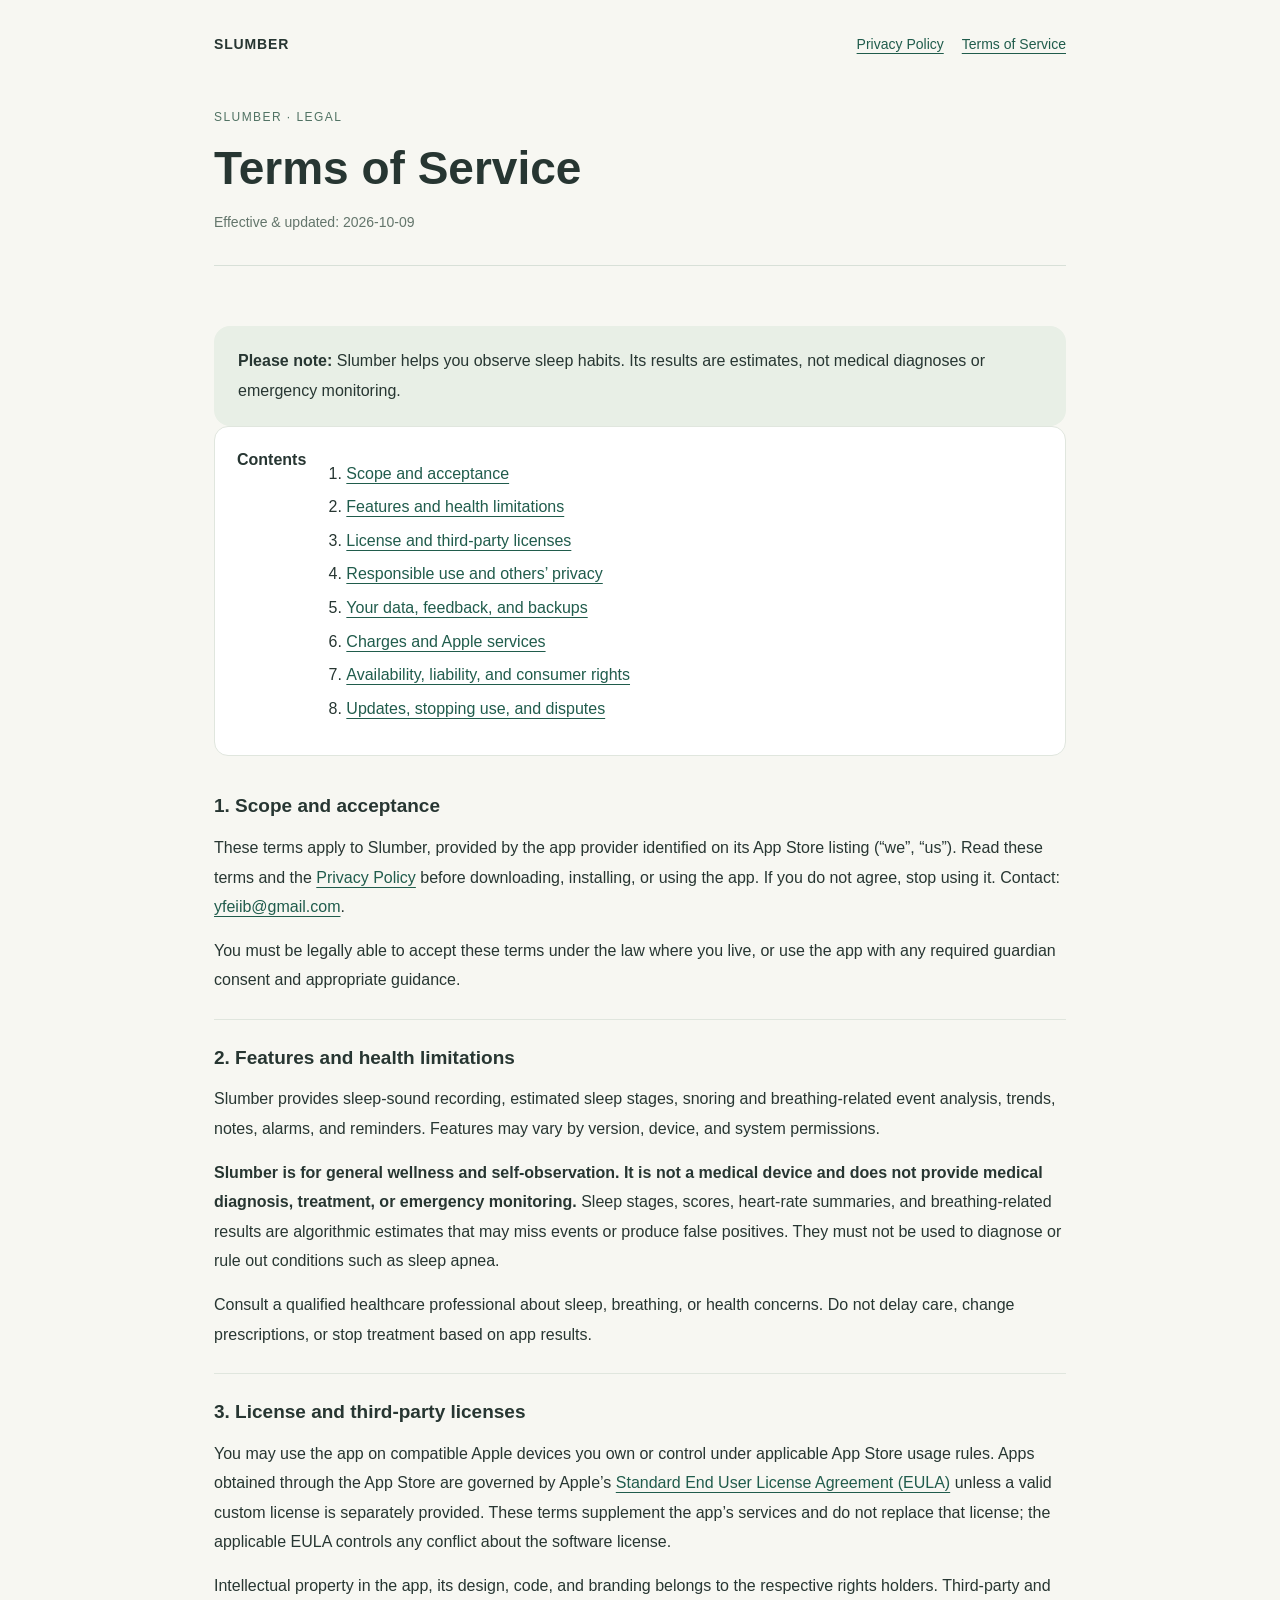
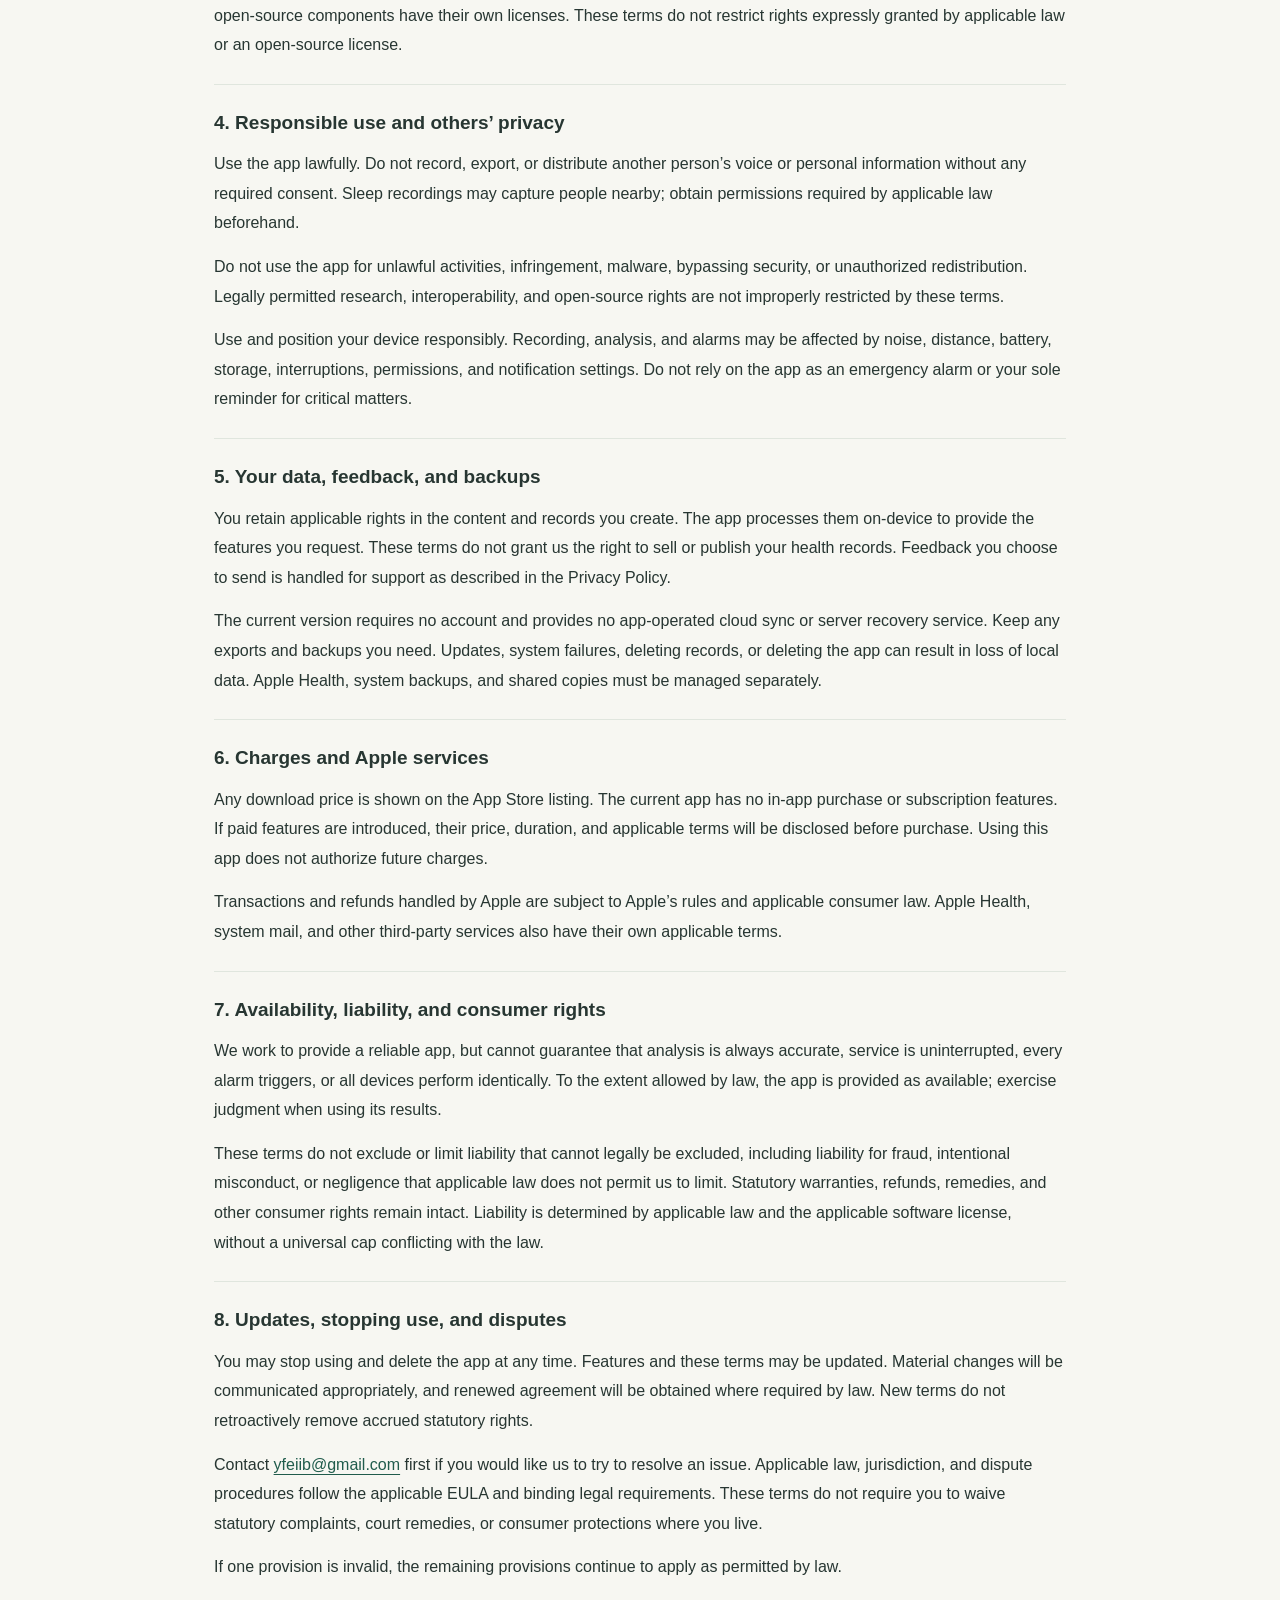
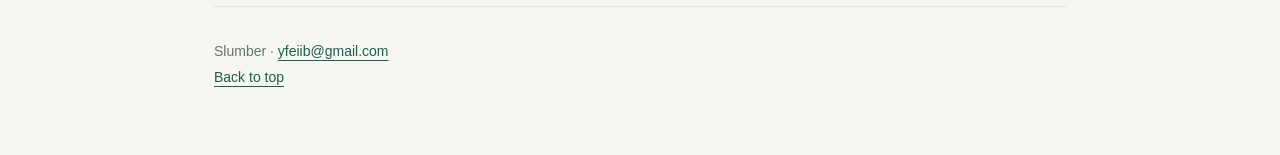
<file: sleep/terms-of-service.html>
<!doctype html>
<html lang="en">
<head>
<meta charset="utf-8">
<meta name="viewport" content="width=device-width, initial-scale=1">
<title>Slumber · Terms of Service</title>
<meta name="description" content="Slumber Terms of Service. Contact: yfeiib@gmail.com">
<meta name="color-scheme" content="light">
<style>*{box-sizing:border-box}html{scroll-behavior:smooth;scroll-padding-top:24px}body{margin:0;background:#f7f7f2;color:#273632;font-family:-apple-system,BlinkMacSystemFont,"Segoe UI",sans-serif;line-height:1.85}a{color:#205c4c;text-underline-offset:4px;overflow-wrap:anywhere}a:focus-visible{outline:3px solid #b07b38;outline-offset:5px;border-radius:3px}.shell{max-width:900px;margin:auto;padding:32px 24px 64px}.top{display:flex;justify-content:space-between;gap:20px;flex-wrap:wrap;font-size:14px}.brand{font-weight:700;letter-spacing:.06em}nav{display:flex;gap:18px;flex-wrap:wrap}.hero{padding:48px 0 30px;border-bottom:1px solid #d8e0d8}.eyebrow{color:#507263;font-size:12px;letter-spacing:.12em}h1{font-size:clamp(30px,6vw,46px);line-height:1.25;margin:12px 0}.meta{color:#63756b;font-size:14px}.summary{margin-top:24px;padding:20px 24px;background:#e8efe6;border-radius:16px}article{padding-top:36px}h3{font-size:19px;margin:0 0 12px;line-height:1.5}section{padding:24px 0;border-bottom:1px solid #e0e6de}p{margin:0 0 14px}p:last-child{margin-bottom:0}ul{padding-left:24px;margin:0 0 16px}li{margin:8px 0}.toc{padding:18px 22px;background:white;border:1px solid #e0e6de;border-radius:14px;margin-bottom:12px}.toc ol{padding-left:22px;margin:10px 0}.toc li{margin:4px 0}footer{padding-top:32px;color:#63756b;font-size:14px}.skip{position:absolute;left:16px;top:-80px;padding:10px;background:white}.skip:focus{top:8px}@media(max-width:520px){.shell{padding:24px 20px 40px}.hero{padding-top:32px}.summary{padding:18px}section{padding:22px 0}}@media(prefers-reduced-motion:reduce){html{scroll-behavior:auto}}@media print{body{background:white;color:black}.shell{max-width:none;padding:0}.top,.toc,.skip{display:none}.hero{padding-top:0}.summary{background:none;border:1px solid #ddd}a{color:inherit}h3{break-after:avoid}p,li{orphans:3;widows:3}}</style>
</head>
<body>
<a class="skip" href="#main">Skip to content</a>
<div class="shell">
<header class="top"><span class="brand">SLUMBER</span><nav aria-label="Legal pages"><a href="index.html">Privacy Policy</a><a href="terms-of-service.html">Terms of Service</a></nav></header>
<main id="main">
<div class="hero"><div class="eyebrow">SLUMBER · LEGAL</div><h1 id="document-title">Terms of Service</h1><p class="meta">Effective &amp; updated: <time datetime="2026-10-09">2026-10-09</time></p></div>
<article id="en" lang="en" aria-labelledby="document-title">
<div class="summary"><strong>Please note:</strong> Slumber helps you observe sleep habits. Its results are estimates, not medical diagnoses or emergency monitoring.</div>
<nav class="toc" aria-label="Contents"><strong>Contents</strong><ol>
<li><a href="#en-1">Scope and acceptance</a></li>
<li><a href="#en-2">Features and health limitations</a></li>
<li><a href="#en-3">License and third-party licenses</a></li>
<li><a href="#en-4">Responsible use and others’ privacy</a></li>
<li><a href="#en-5">Your data, feedback, and backups</a></li>
<li><a href="#en-6">Charges and Apple services</a></li>
<li><a href="#en-7">Availability, liability, and consumer rights</a></li>
<li><a href="#en-8">Updates, stopping use, and disputes</a></li>
</ol></nav>
<section id="en-1" aria-labelledby="en-1-title"><h3 id="en-1-title">1. Scope and acceptance</h3>
<p>These terms apply to Slumber, provided by the app provider identified on its App Store listing (“we”, “us”). Read these terms and the <a href="index.html">Privacy Policy</a> before downloading, installing, or using the app. If you do not agree, stop using it. Contact: <a href="mailto:yfeiib@gmail.com">yfeiib@gmail.com</a>.</p><p>You must be legally able to accept these terms under the law where you live, or use the app with any required guardian consent and appropriate guidance.</p>
</section>
<section id="en-2" aria-labelledby="en-2-title"><h3 id="en-2-title">2. Features and health limitations</h3>
<p>Slumber provides sleep-sound recording, estimated sleep stages, snoring and breathing-related event analysis, trends, notes, alarms, and reminders. Features may vary by version, device, and system permissions.</p><p><strong>Slumber is for general wellness and self-observation. It is not a medical device and does not provide medical diagnosis, treatment, or emergency monitoring.</strong> Sleep stages, scores, heart-rate summaries, and breathing-related results are algorithmic estimates that may miss events or produce false positives. They must not be used to diagnose or rule out conditions such as sleep apnea.</p><p>Consult a qualified healthcare professional about sleep, breathing, or health concerns. Do not delay care, change prescriptions, or stop treatment based on app results.</p>
</section>
<section id="en-3" aria-labelledby="en-3-title"><h3 id="en-3-title">3. License and third-party licenses</h3>
<p>You may use the app on compatible Apple devices you own or control under applicable App Store usage rules. Apps obtained through the App Store are governed by Apple’s <a href="https://www.apple.com/legal/internet-services/itunes/dev/stdeula/">Standard End User License Agreement (EULA)</a> unless a valid custom license is separately provided. These terms supplement the app’s services and do not replace that license; the applicable EULA controls any conflict about the software license.</p><p>Intellectual property in the app, its design, code, and branding belongs to the respective rights holders. Third-party and open-source components have their own licenses. These terms do not restrict rights expressly granted by applicable law or an open-source license.</p>
</section>
<section id="en-4" aria-labelledby="en-4-title"><h3 id="en-4-title">4. Responsible use and others’ privacy</h3>
<p>Use the app lawfully. Do not record, export, or distribute another person’s voice or personal information without any required consent. Sleep recordings may capture people nearby; obtain permissions required by applicable law beforehand.</p><p>Do not use the app for unlawful activities, infringement, malware, bypassing security, or unauthorized redistribution. Legally permitted research, interoperability, and open-source rights are not improperly restricted by these terms.</p><p>Use and position your device responsibly. Recording, analysis, and alarms may be affected by noise, distance, battery, storage, interruptions, permissions, and notification settings. Do not rely on the app as an emergency alarm or your sole reminder for critical matters.</p>
</section>
<section id="en-5" aria-labelledby="en-5-title"><h3 id="en-5-title">5. Your data, feedback, and backups</h3>
<p>You retain applicable rights in the content and records you create. The app processes them on-device to provide the features you request. These terms do not grant us the right to sell or publish your health records. Feedback you choose to send is handled for support as described in the Privacy Policy.</p><p>The current version requires no account and provides no app-operated cloud sync or server recovery service. Keep any exports and backups you need. Updates, system failures, deleting records, or deleting the app can result in loss of local data. Apple Health, system backups, and shared copies must be managed separately.</p>
</section>
<section id="en-6" aria-labelledby="en-6-title"><h3 id="en-6-title">6. Charges and Apple services</h3>
<p>Any download price is shown on the App Store listing. The current app has no in-app purchase or subscription features. If paid features are introduced, their price, duration, and applicable terms will be disclosed before purchase. Using this app does not authorize future charges.</p><p>Transactions and refunds handled by Apple are subject to Apple’s rules and applicable consumer law. Apple Health, system mail, and other third-party services also have their own applicable terms.</p>
</section>
<section id="en-7" aria-labelledby="en-7-title"><h3 id="en-7-title">7. Availability, liability, and consumer rights</h3>
<p>We work to provide a reliable app, but cannot guarantee that analysis is always accurate, service is uninterrupted, every alarm triggers, or all devices perform identically. To the extent allowed by law, the app is provided as available; exercise judgment when using its results.</p><p>These terms do not exclude or limit liability that cannot legally be excluded, including liability for fraud, intentional misconduct, or negligence that applicable law does not permit us to limit. Statutory warranties, refunds, remedies, and other consumer rights remain intact. Liability is determined by applicable law and the applicable software license, without a universal cap conflicting with the law.</p>
</section>
<section id="en-8" aria-labelledby="en-8-title"><h3 id="en-8-title">8. Updates, stopping use, and disputes</h3>
<p>You may stop using and delete the app at any time. Features and these terms may be updated. Material changes will be communicated appropriately, and renewed agreement will be obtained where required by law. New terms do not retroactively remove accrued statutory rights.</p><p>Contact <a href="mailto:yfeiib@gmail.com">yfeiib@gmail.com</a> first if you would like us to try to resolve an issue. Applicable law, jurisdiction, and dispute procedures follow the applicable EULA and binding legal requirements. These terms do not require you to waive statutory complaints, court remedies, or consumer protections where you live.</p><p>If one provision is invalid, the remaining provisions continue to apply as permitted by law.</p>
</section>
</article>
</main>
<footer>Slumber · <a href="mailto:yfeiib@gmail.com">yfeiib@gmail.com</a><br><a href="#main">Back to top</a></footer>
</div>
</body>
</html>
</file>
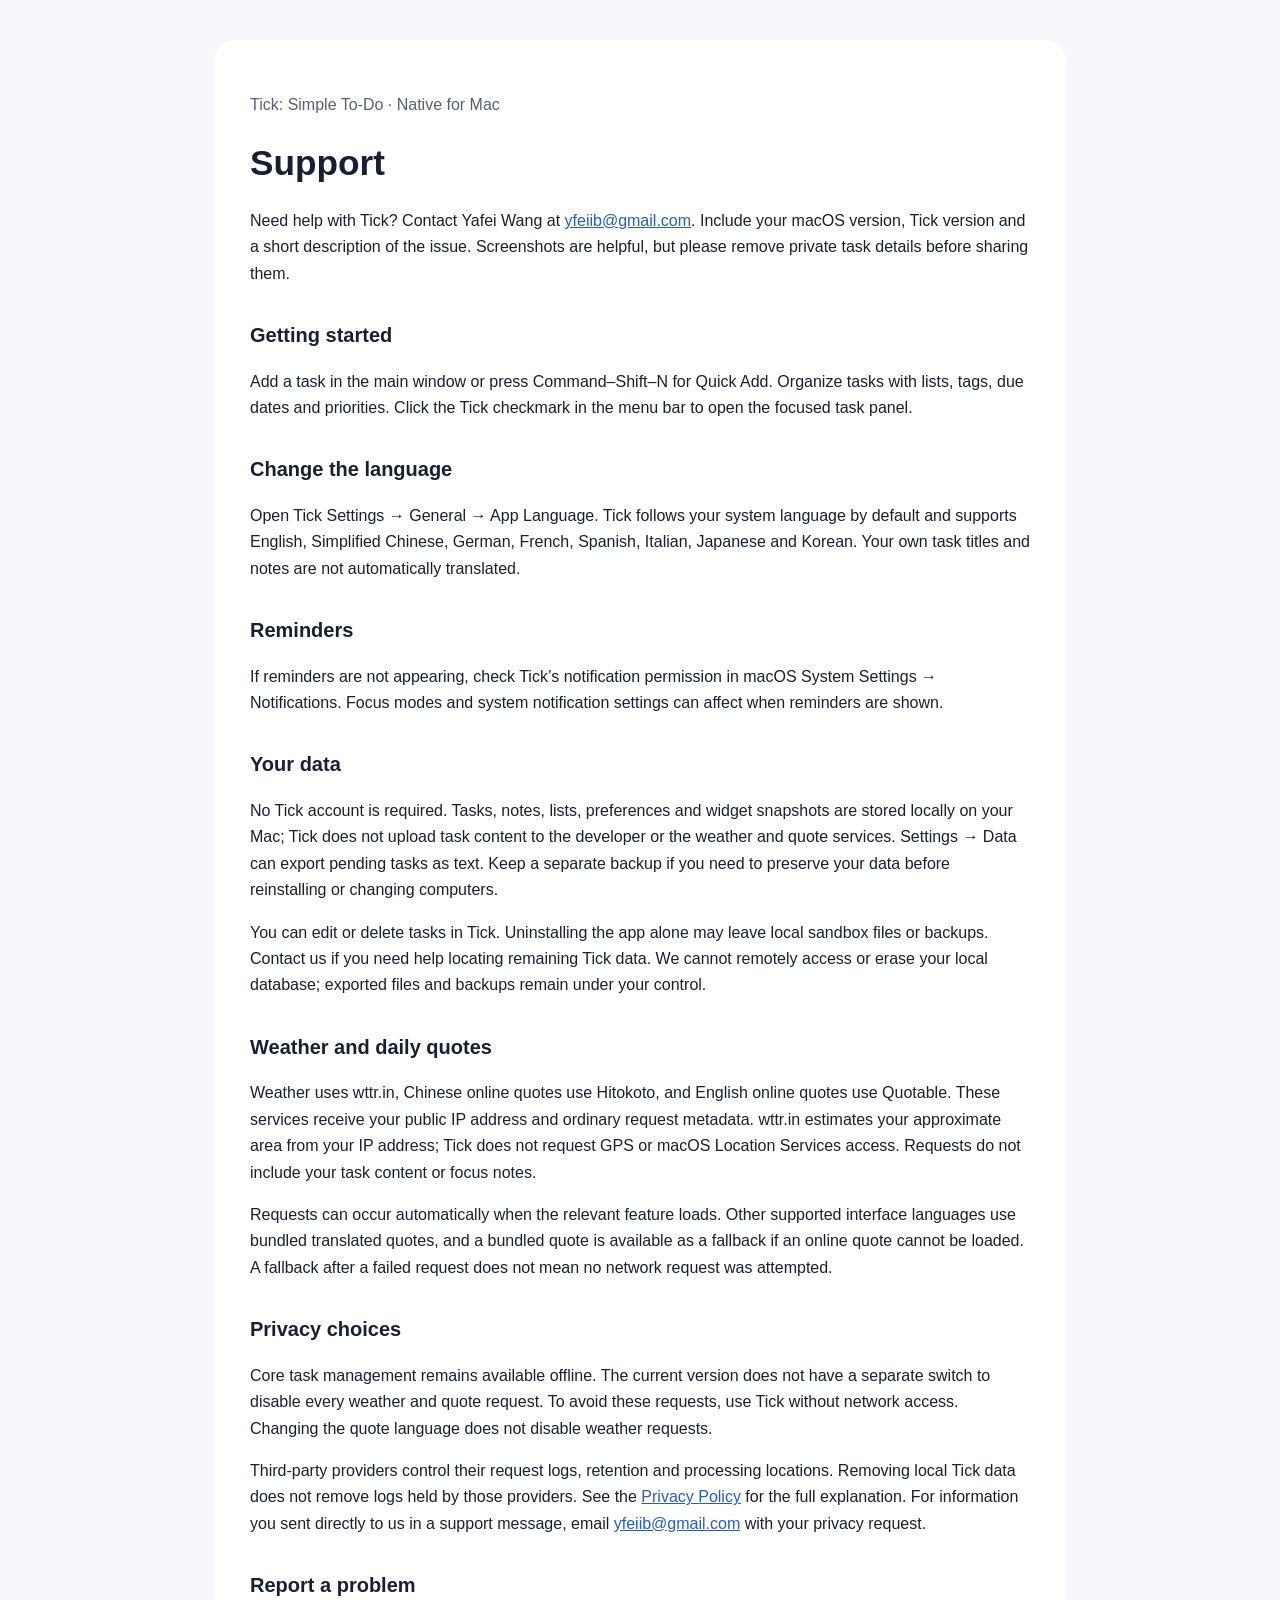
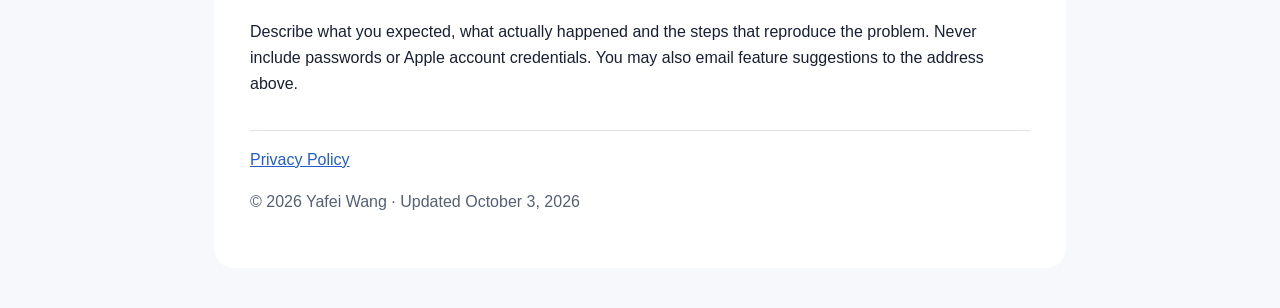
<file: tick/support.html>
<!doctype html>
<html lang="en">
<head>
  <meta charset="utf-8">
  <meta name="viewport" content="width=device-width, initial-scale=1">
  <meta name="description" content="Help and support for Tick: Simple To-Do for Mac.">
  <title>Tick — Support</title>
  <style>
    :root { color-scheme: light dark; font-family: -apple-system, BlinkMacSystemFont, "Segoe UI", sans-serif; line-height: 1.65; }
    body { margin: 0; background: light-dark(#f6f8fc, #111827); color: light-dark(#172033, #e5e7eb); }
    main { max-width: 780px; margin: 40px auto; padding: 36px; background: light-dark(#fff, #1f2937); border-radius: 20px; }
    h1 { font-size: 2.2rem; line-height: 1.2; } h2 { margin-top: 2rem; font-size: 1.25rem; }
    a { color: light-dark(#225dca, #93c5fd); } .meta { color: light-dark(#546174, #c0cad8); }
    footer { margin-top: 2rem; border-top: 1px solid #8491a544; padding-top: 1rem; }
    @media (max-width: 600px) { main { margin: 0; padding: 24px; border-radius: 0; } }
  </style>
</head>
<body><main>
  <header><p class="meta">Tick: Simple To-Do · Native for Mac</p><h1>Support</h1></header>
  <p>Need help with Tick? Contact Yafei Wang at <a href="mailto:yfeiib@gmail.com">yfeiib@gmail.com</a>. Include your macOS version, Tick version and a short description of the issue. Screenshots are helpful, but please remove private task details before sharing them.</p>
  <h2>Getting started</h2>
  <p>Add a task in the main window or press Command–Shift–N for Quick Add. Organize tasks with lists, tags, due dates and priorities. Click the Tick checkmark in the menu bar to open the focused task panel.</p>
  <h2>Change the language</h2>
  <p>Open Tick Settings → General → App Language. Tick follows your system language by default and supports English, Simplified Chinese, German, French, Spanish, Italian, Japanese and Korean. Your own task titles and notes are not automatically translated.</p>
  <h2>Reminders</h2>
  <p>If reminders are not appearing, check Tick’s notification permission in macOS System Settings → Notifications. Focus modes and system notification settings can affect when reminders are shown.</p>
  <h2>Your data</h2>
  <p>No Tick account is required. Tasks, notes, lists, preferences and widget snapshots are stored locally on your Mac; Tick does not upload task content to the developer or the weather and quote services. Settings → Data can export pending tasks as text. Keep a separate backup if you need to preserve your data before reinstalling or changing computers.</p>
  <p>You can edit or delete tasks in Tick. Uninstalling the app alone may leave local sandbox files or backups. Contact us if you need help locating remaining Tick data. We cannot remotely access or erase your local database; exported files and backups remain under your control.</p>
  <h2>Weather and daily quotes</h2>
  <p>Weather uses wttr.in, Chinese online quotes use Hitokoto, and English online quotes use Quotable. These services receive your public IP address and ordinary request metadata. wttr.in estimates your approximate area from your IP address; Tick does not request GPS or macOS Location Services access. Requests do not include your task content or focus notes.</p>
  <p>Requests can occur automatically when the relevant feature loads. Other supported interface languages use bundled translated quotes, and a bundled quote is available as a fallback if an online quote cannot be loaded. A fallback after a failed request does not mean no network request was attempted.</p>
  <h2>Privacy choices</h2>
  <p>Core task management remains available offline. The current version does not have a separate switch to disable every weather and quote request. To avoid these requests, use Tick without network access. Changing the quote language does not disable weather requests.</p>
  <p>Third-party providers control their request logs, retention and processing locations. Removing local Tick data does not remove logs held by those providers. See the <a href="https://awesomeferris.github.io/privacy-policies/tick/">Privacy Policy</a> for the full explanation. For information you sent directly to us in a support message, email <a href="mailto:yfeiib@gmail.com">yfeiib@gmail.com</a> with your privacy request.</p>
  <h2>Report a problem</h2>
  <p>Describe what you expected, what actually happened and the steps that reproduce the problem. Never include passwords or Apple account credentials. You may also email feature suggestions to the address above.</p>
  <footer><a href="https://awesomeferris.github.io/privacy-policies/tick/">Privacy Policy</a><p class="meta">© 2026 Yafei Wang · Updated October 3, 2026</p></footer>
</main></body>
</html>
</file>
<file: devotions/assets/legal.css>
:root{color-scheme:light;--ink:#20382c;--muted:#647268;--paper:#f7f5ee;--line:#dadfd4;--accent:#315c49}
*{box-sizing:border-box}
html{scroll-behavior:smooth}
body{margin:0;background:var(--paper);color:var(--ink);font:17px/1.8 -apple-system,BlinkMacSystemFont,"Segoe UI",sans-serif;overflow-wrap:break-word}
a{color:var(--accent);text-underline-offset:4px}
a:focus-visible{outline:3px solid #a57934;outline-offset:5px}
.hero{padding:32px max(24px,calc((100vw - 980px)/2)) 40px;background:linear-gradient(90deg,rgba(247,245,238,.97),rgba(247,245,238,.6)),url("landscape.png") center 42%/cover;border-bottom:1px solid var(--line)}
.brand{font:38px/1.2 Georgia,"Times New Roman",serif;letter-spacing:-1px;text-decoration:none}
.site-nav{display:flex;flex-wrap:wrap;gap:12px 24px;margin-top:22px;font-size:14px}
.site-nav a{display:inline-flex;align-items:center;min-height:44px}
.eyebrow{margin:26px 0 12px;font-size:12px;font-weight:600;letter-spacing:3px;text-transform:uppercase}
h1,h2{font-family:Georgia,"Times New Roman",serif;font-weight:400;line-height:1.2}
h1{font-size:clamp(38px,6vw,64px);letter-spacing:-1.5px;margin:0 0 16px}
.dates{margin:0;color:#43554a;font-size:14px}
main{max-width:832px;margin:auto;padding:40px 24px 64px}
.summary{padding:24px 28px;margin-bottom:36px;background:#fffdf7;border:1px solid var(--line);border-radius:20px}
.summary p{margin:0}
.contents{padding:0 0 28px;border-bottom:1px solid var(--line);margin-bottom:36px}
.contents ol{padding-left:24px;margin:12px 0 0}
.contents a{display:inline-block;padding:4px 0}
section{scroll-margin-top:24px;margin-bottom:36px}
h2{font-size:29px;margin:0 0 14px}
h3{font-size:18px;margin:24px 0 8px}
p{margin:0 0 16px}
li{margin:7px 0}
ul{padding-left:24px}
.contact{padding:24px 28px;background:#fffdf7;border:1px solid var(--line);border-radius:20px}
footer{padding:28px 24px;border-top:1px solid var(--line);font-size:14px;color:var(--muted)}
.footer-inner{max-width:980px;margin:auto;display:flex;justify-content:space-between;flex-wrap:wrap;gap:14px}
.footer-inner nav{display:flex;flex-wrap:wrap;gap:22px}
@media(max-width:600px){.hero{padding-top:24px}main{padding-top:28px}.summary,.contact{padding:22px}h2{font-size:26px}}
@media(prefers-reduced-motion:reduce){html{scroll-behavior:auto}}
@media print{.hero{background:none}.site-nav,.contents,footer{display:none}main{max-width:none;padding:20px}.summary,.contact{border-radius:0}section{break-inside:avoid}a{color:inherit}}
</file>
